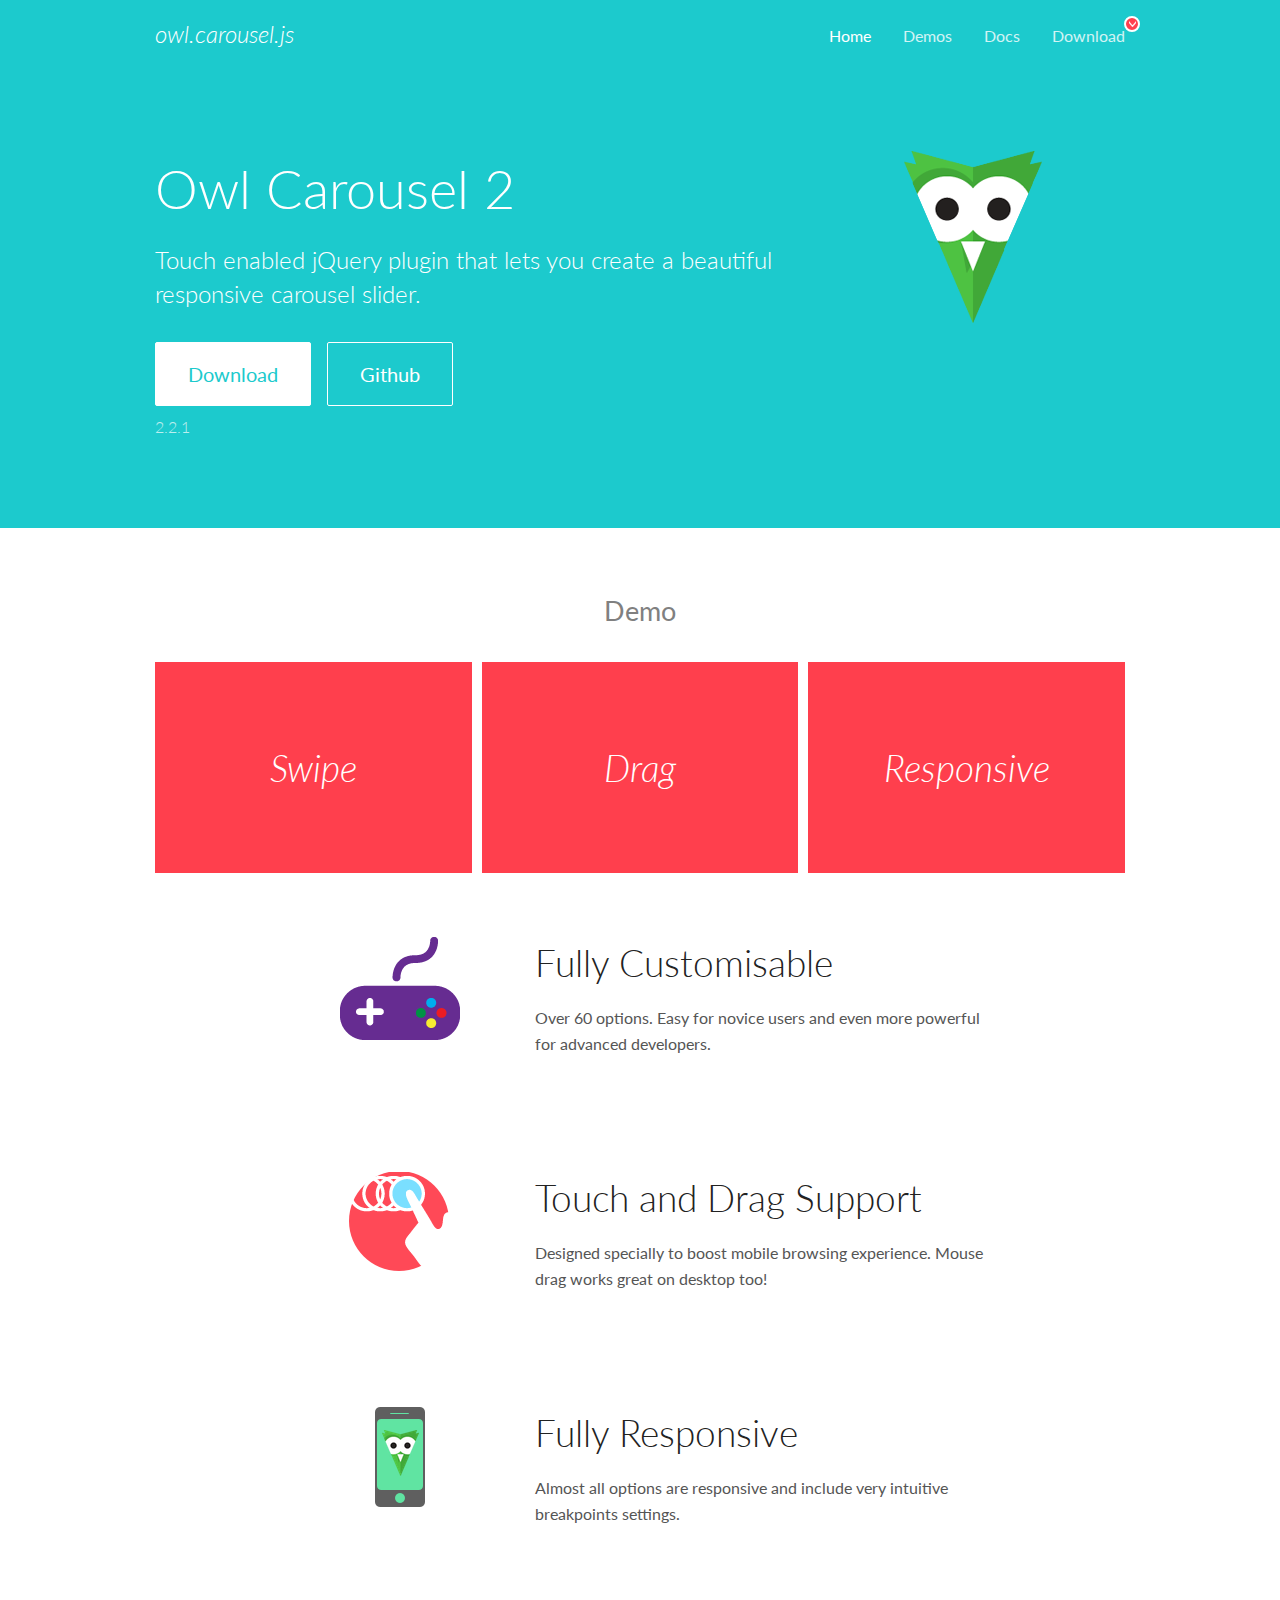
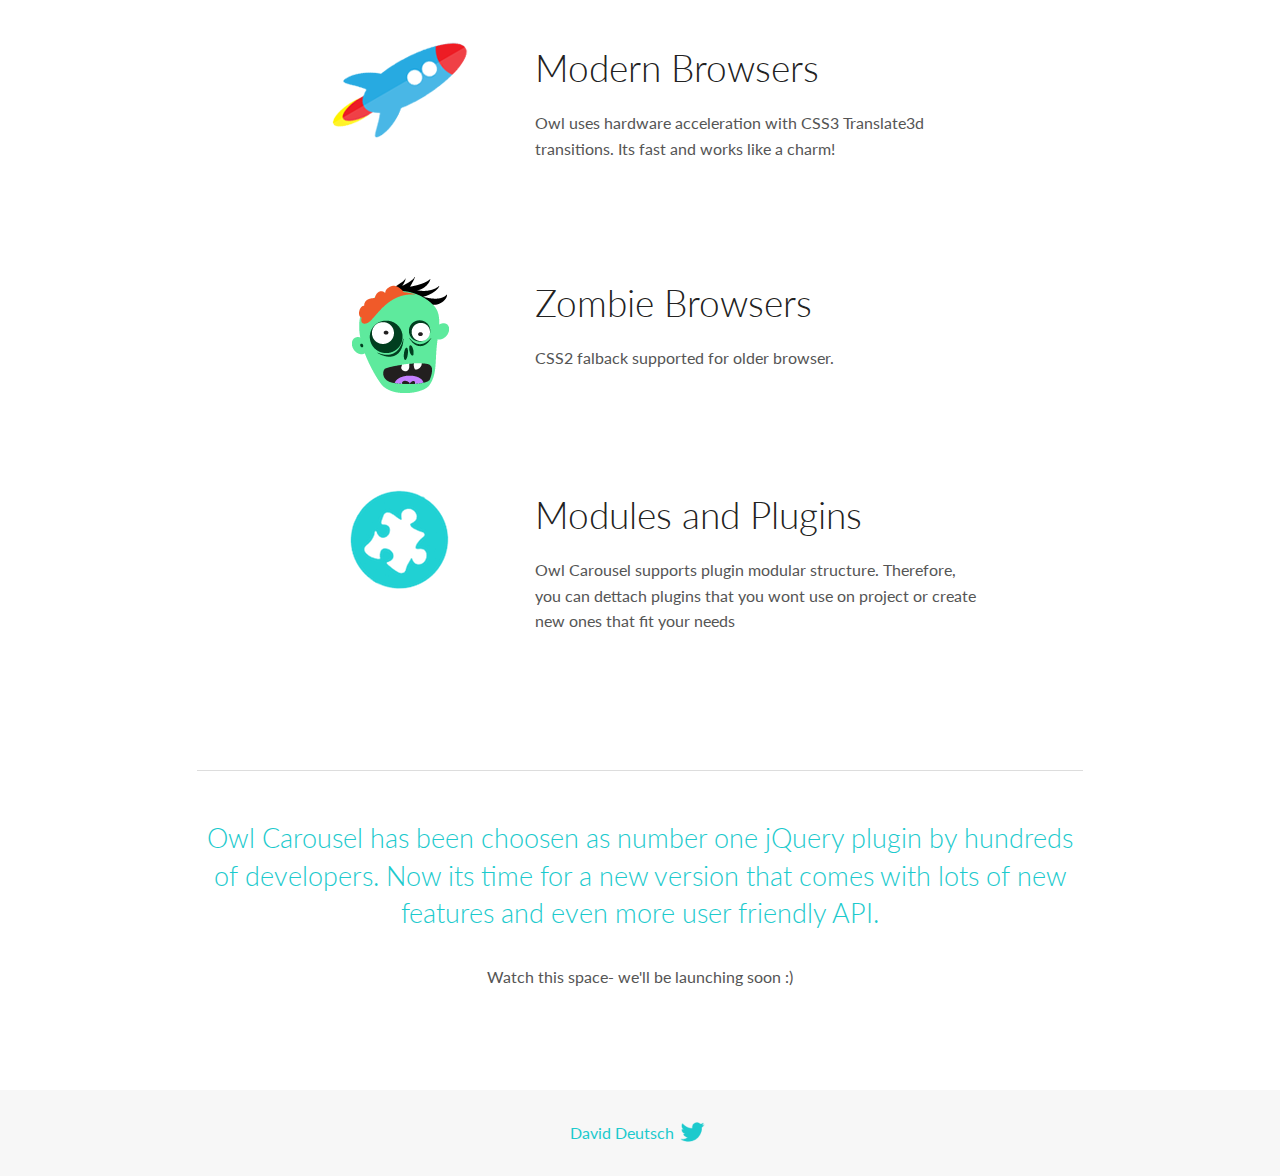
<file: assets/lib/owl.carousel/docs/index.html>
<!DOCTYPE html>
<html lang="en">
  <head>

    <!-- head -->
    <meta charset="utf-8">
    <meta name="msapplication-tap-highlight" content="no" />
    <meta name="viewport" content="width=device-width, initial-scale=1.0" />
    <meta name="description" content="Touch enabled jQuery plugin that lets you create beautiful responsive carousel slider.">
    <meta name="author" content="David Deutsch">
    <title>
      Home | Owl Carousel | 2.2.1
    </title>

    <!-- Stylesheets -->
    <link href='https://fonts.googleapis.com/css?family=Lato:300,400,700,400italic,300italic' rel='stylesheet' type='text/css'>
    <link rel="stylesheet" href="assets/css/docs.theme.min.css">

    <!-- Owl Stylesheets -->
    <link rel="stylesheet" href="assets/owlcarousel/assets/owl.carousel.min.css">
    <link rel="stylesheet" href="assets/owlcarousel/assets/owl.theme.default.min.css">

    <!-- HTML5 shim and Respond.js IE8 support of HTML5 elements and media queries -->

    <!--[if lt IE 9]>
      <script src="https://oss.maxcdn.com/libs/html5shiv/3.7.0/html5shiv.js"></script>
      <script src="https://oss.maxcdn.com/libs/respond.js/1.3.0/respond.min.js"></script>
    <![endif]-->

    <!-- Favicons -->
    <link rel="apple-touch-icon-precomposed" sizes="144x144" href="assets/ico/apple-touch-icon-144-precomposed.png">
    <link rel="shortcut icon" href="assets/ico/favicon.png">
    <link rel="shortcut icon" href="favicon.ico">

    <!-- Yeah i know js should not be in header. Its required for demos.-->

    <!-- javascript -->
    <script src="assets/vendors/jquery.min.js"></script>
    <script src="assets/owlcarousel/owl.carousel.js"></script>
  </head>
  <body>

    <!-- header -->
    <header class="header">
      <div class="row">
        <div class="large-12 columns">
          <div class="brand left">
            <h3>
              <a href="/OwlCarousel2/">owl.carousel.js</a> 
            </h3>
          </div>
          <a id="toggle-nav" class="right">
            <span></span> <span></span> <span></span> 
          </a> 
          <div class="nav-bar">
            <ul class="clearfix">
              <li class="active">
                <a href="/OwlCarousel2/index.html">Home</a> 
              </li>
              <li> <a href="/OwlCarousel2/demos/demos.html">Demos</a>  </li>
              <li> <a href="/OwlCarousel2/docs/started-welcome.html">Docs</a>  </li>
              <li>
                <a href="https://github.com/OwlCarousel2/OwlCarousel2/archive/2.2.1.zip">Download</a> 
                <span class="download"></span> 
              </li>
            </ul>
          </div>
        </div>
      </div>
    </header>

    <!-- home panel -->
    <section id="hero">
      <div class="row">
        <div class="large-8 medium-8 columns">
          <h1>Owl Carousel 2</h1>
          <h4>Touch enabled jQuery plugin that lets you create a beautiful responsive carousel slider.</h4>
          <a href="https://github.com/OwlCarousel2/OwlCarousel2/archive/2.2.1.zip" class="hero-button">Download</a> 
          <a href="https://github.com/OwlCarousel2/OwlCarousel2" class="hero-button outline">Github</a> 
          <p>2.2.1</p>
        </div>
        <div class="large-4 medium-4 columns">
          <img class="owl-logo" src="assets/img/owl-logo.png" alt="mr. Owl">
        </div>
      </div>
    </section>

    <!-- body -->
    <div class="home-demo">
      <div class="row">
        <div class="large-12 columns">
          <h3>Demo</h3>
          <div class="owl-carousel">
            <div class="item">
              <h2>Swipe</h2>
            </div>
            <div class="item">
              <h2>Drag</h2>
            </div>
            <div class="item">
              <h2>Responsive</h2>
            </div>
            <div class="item">
              <h2>CSS3</h2>
            </div>
            <div class="item">
              <h2>Fast</h2>
            </div>
            <div class="item">
              <h2>Easy</h2>
            </div>
            <div class="item">
              <h2>Free</h2>
            </div>
            <div class="item">
              <h2>Upgradable</h2>
            </div>
            <div class="item">
              <h2>Tons of options</h2>
            </div>
            <div class="item">
              <h2>Infinity</h2>
            </div>
            <div class="item">
              <h2>Auto Width</h2>
            </div>
          </div>
        </div>
      </div>
    </div>
    <script>
      var owl = $('.owl-carousel');
      owl.owlCarousel({
        margin: 10,
        loop: true,
        responsive: {
          0: {
            items: 1
          },
          600: {
            items: 2
          },
          1000: {
            items: 3
          }
        }
      })
    </script>

    <!-- features -->
    <div id="features">
      <div class="row">
        <div class="small-12 medium-9 small-centered columns">
          <section class="row feature">
            <div class="medium-4 small-12 columns">
              <img src="assets/img/feature-options.png" alt="">
            </div>
            <div class="medium-8 small-12 columns">
              <h2>Fully Customisable</h2>
              <p>Over 60 options. Easy for novice users and even more powerful for advanced developers.</p>
            </div>
          </section>
          <section class="row feature">
            <div class="medium-4 small-12 columns">
              <img src="assets/img/feature-drag.png" alt="">
            </div>
            <div class="medium-8 small-12 columns">
              <h2>Touch and Drag Support</h2>
              <p>Designed specially to boost mobile browsing experience. Mouse drag works great on desktop too!</p>
            </div>
          </section>
          <section class="row feature">
            <div class="medium-4 small-12 columns">
              <img src="assets/img/feature-responsive.png" alt="">
            </div>
            <div class="medium-8 small-12 columns">
              <h2>Fully Responsive</h2>
              <p>Almost all options are responsive and include very intuitive breakpoints settings.</p>
            </div>
          </section>
          <section class="row feature">
            <div class="medium-4 small-12 columns">
              <img src="assets/img/feature-modern.png" alt="">
            </div>
            <div class="medium-8 small-12 columns">
              <h2>Modern Browsers</h2>
              <p>Owl uses hardware acceleration with CSS3 Translate3d transitions. Its fast and works like a charm! </p>
            </div>
          </section>
          <section class="row feature">
            <div class="medium-4 small-12 columns">
              <img src="assets/img/feature-zombie.png" alt="">
            </div>
            <div class="medium-8 small-12 columns">
              <h2>Zombie Browsers</h2>
              <p>CSS2 falback supported for older browser.</p>
            </div>
          </section>
          <section class="row feature">
            <div class="medium-4 small-12 columns">
              <img src="assets/img/feature-module.png" alt="">
            </div>
            <div class="medium-8 small-12 columns">
              <h2>Modules and Plugins</h2>
              <p>Owl Carousel supports plugin modular structure. Therefore, you can dettach plugins that you wont use on project or create new ones that fit your needs</p>
            </div>
          </section>
        </div>
      </div>
    </div>

    <!-- footer -->
    <section id="teaser-text">
      <div class="row">
        <div class="small-12 medium-11 small-centered columns">
          <hr>
          <h3 id="owl-carousel-has-been-choosen-as-number-one-jquery-plugin-by-hundreds-of-developers-now-its-time-for-a-new-version-that-comes-with-lots-of-new-features-and-even-more-user-friendly-api-">Owl Carousel has been choosen as number one jQuery plugin by hundreds of developers. Now its time for a new version that comes with lots of new features and even more user friendly API.</h3>
          <p>Watch this space- we&#39;ll be launching soon :)</p>
        </div>
      </div>
    </section>

    <!-- footer -->
    <footer class="footer">
      <div class="row">
        <div class="large-12 columns">
          <h5>
            <a href="/OwlCarousel2/docs/support-contact.html">David Deutsch</a> 
            <a id="custom-tweet-button" href="https://twitter.com/share?url=https://github.com/OwlCarousel2/OwlCarousel2&text=Owl Carousel - This is so awesome! " target="_blank"></a> 
          </h5>
        </div>
      </div>
    </footer>

    <!-- vendors -->
    <script src="assets/vendors/highlight.js"></script>
    <script src="assets/js/app.js"></script>
  </body>
</html>
</file>
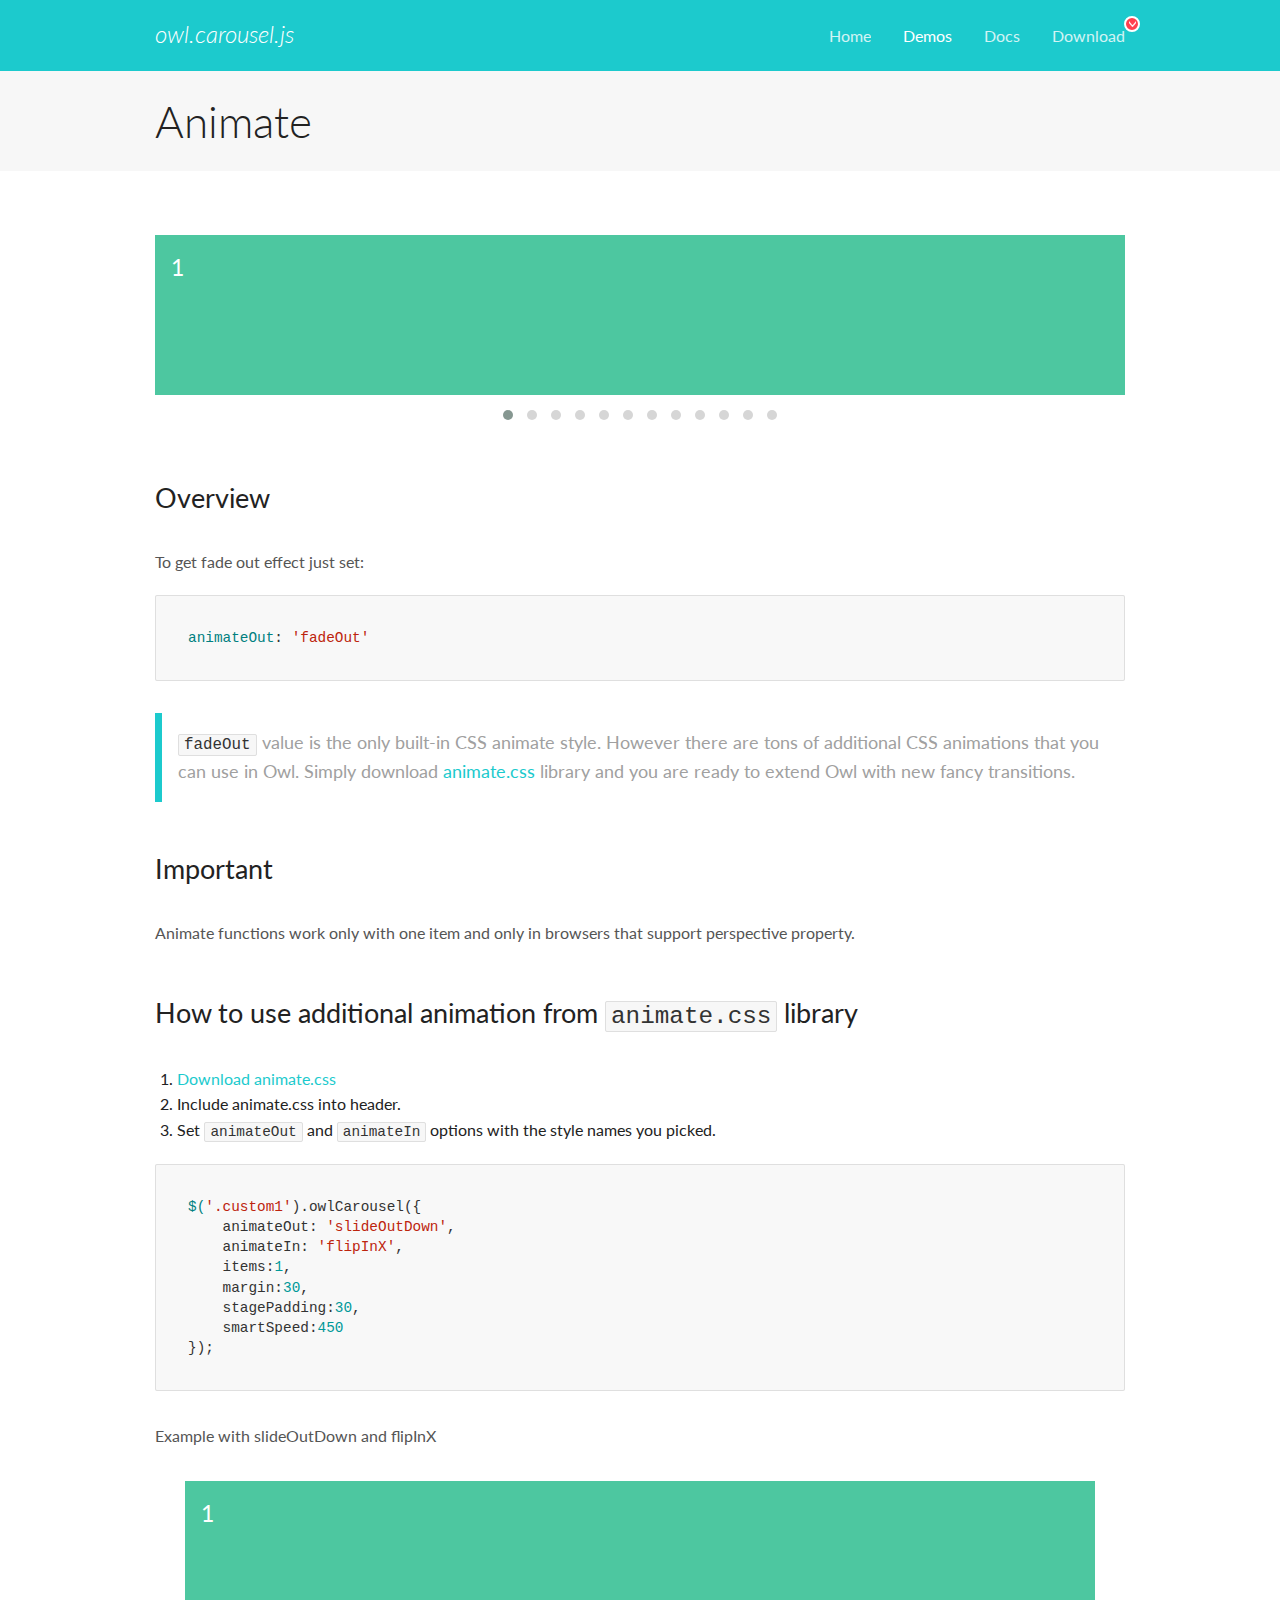
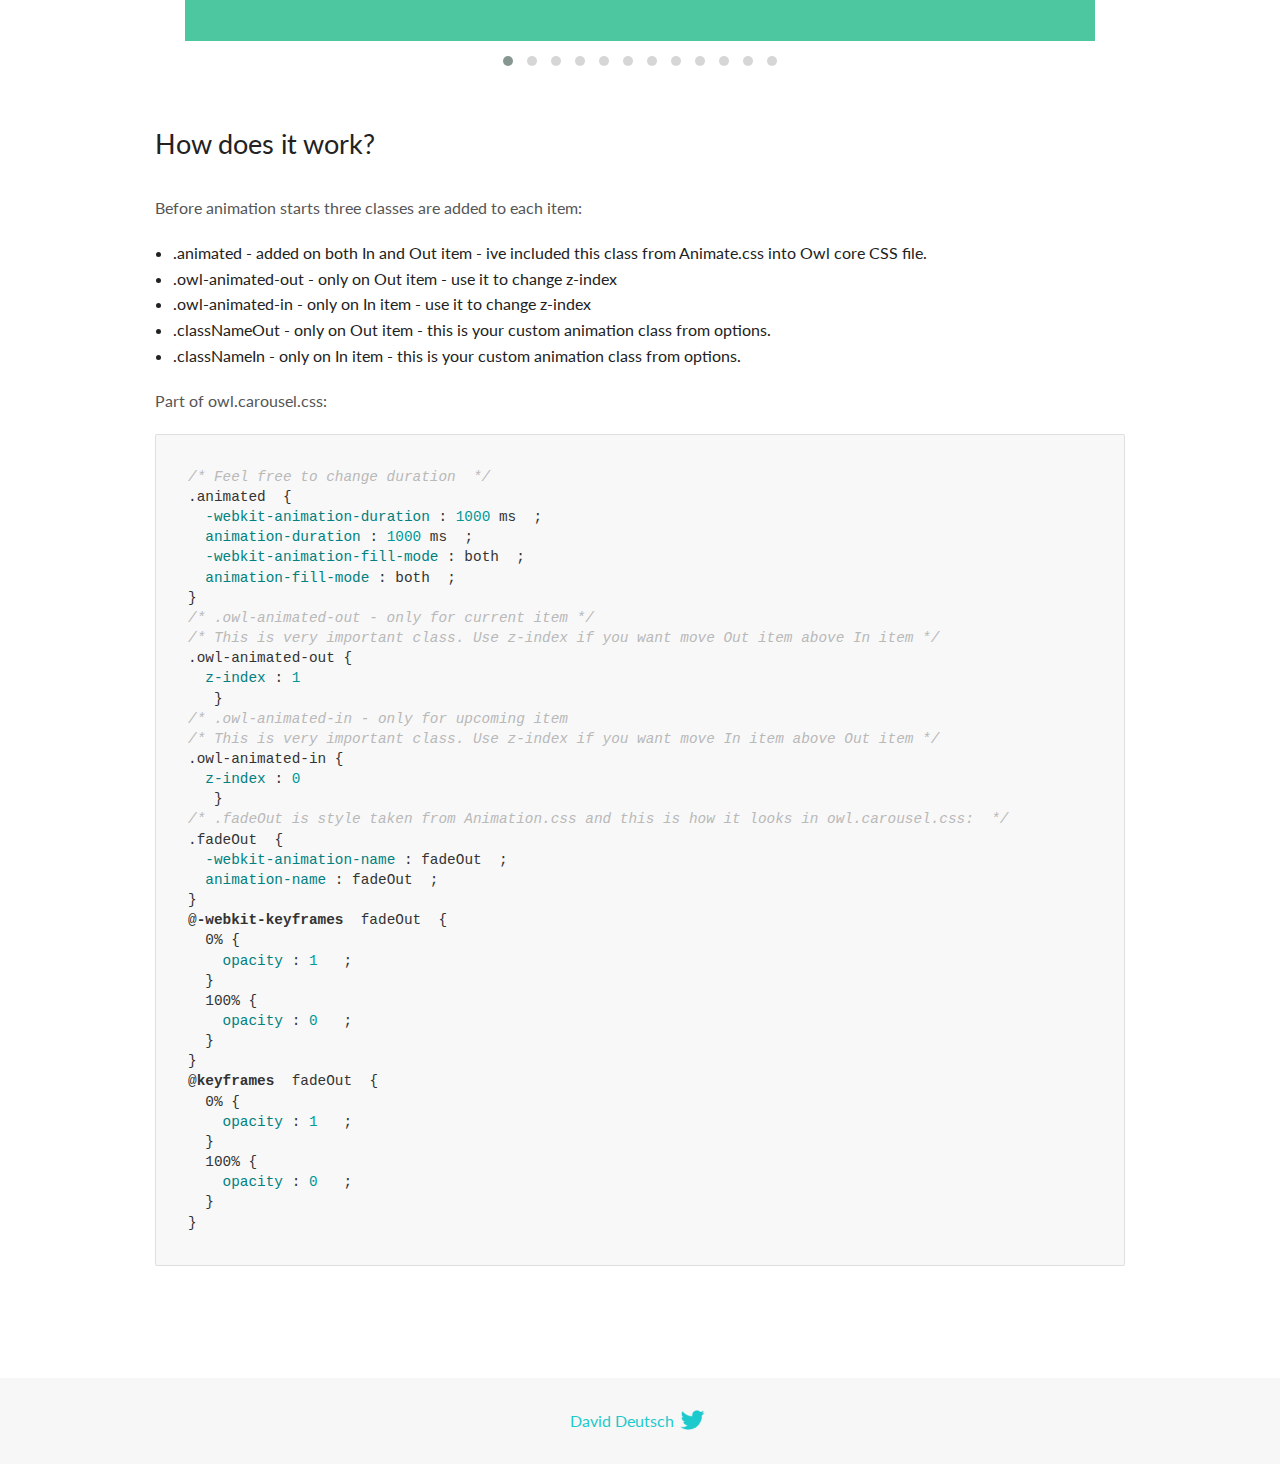
<file: assets/lib/owl.carousel/docs/demos/animate.html>
<!DOCTYPE html>
<html lang="en">
  <head>

    <!-- head -->
    <meta charset="utf-8">
    <meta name="msapplication-tap-highlight" content="no" />
    <meta name="viewport" content="width=device-width, initial-scale=1.0" />
    <meta name="description" content="Animate carousel">
    <meta name="author" content="David Deutsch">
    <title>
      Animate Demo | Owl Carousel | 2.2.1
    </title>

    <!-- Stylesheets -->
    <link href='https://fonts.googleapis.com/css?family=Lato:300,400,700,400italic,300italic' rel='stylesheet' type='text/css'>
    <link rel="stylesheet" href="../assets/css/docs.theme.min.css">

    <!-- Owl Stylesheets -->
    <link rel="stylesheet" href="../assets/owlcarousel/assets/owl.carousel.min.css">
    <link rel="stylesheet" href="../assets/owlcarousel/assets/owl.theme.default.min.css">

    <!-- HTML5 shim and Respond.js IE8 support of HTML5 elements and media queries -->

    <!--[if lt IE 9]>
      <script src="https://oss.maxcdn.com/libs/html5shiv/3.7.0/html5shiv.js"></script>
      <script src="https://oss.maxcdn.com/libs/respond.js/1.3.0/respond.min.js"></script>
    <![endif]-->

    <!-- Favicons -->
    <link rel="apple-touch-icon-precomposed" sizes="144x144" href="../assets/ico/apple-touch-icon-144-precomposed.png">
    <link rel="shortcut icon" href="../assets/ico/favicon.png">
    <link rel="shortcut icon" href="favicon.ico">

    <!-- Yeah i know js should not be in header. Its required for demos.-->

    <!-- javascript -->
    <script src="../assets/vendors/jquery.min.js"></script>
    <script src="../assets/owlcarousel/owl.carousel.js"></script>
  </head>
  <body>

    <!-- header -->
    <header class="header">
      <div class="row">
        <div class="large-12 columns">
          <div class="brand left">
            <h3>
              <a href="/OwlCarousel2/">owl.carousel.js</a> 
            </h3>
          </div>
          <a id="toggle-nav" class="right">
            <span></span> <span></span> <span></span> 
          </a> 
          <div class="nav-bar">
            <ul class="clearfix">
              <li> <a href="/OwlCarousel2/index.html">Home</a>  </li>
              <li class="active">
                <a href="/OwlCarousel2/demos/demos.html">Demos</a> 
              </li>
              <li> <a href="/OwlCarousel2/docs/started-welcome.html">Docs</a>  </li>
              <li>
                <a href="https://github.com/OwlCarousel2/OwlCarousel2/archive/2.2.1.zip">Download</a> 
                <span class="download"></span> 
              </li>
            </ul>
          </div>
        </div>
      </div>
    </header>

    <!-- title -->
    <section class="title">
      <div class="row">
        <div class="large-12 columns">
          <h1>Animate</h1>
        </div>
      </div>
    </section>

    <!--  Demos -->
    <section id="demos">
      <div class="row">
        <div class="large-12 columns">
          <div class="fadeOut owl-carousel owl-theme">
            <div class="item">
              <h4>1</h4>
            </div>
            <div class="item">
              <h4>2</h4>
            </div>
            <div class="item">
              <h4>3</h4>
            </div>
            <div class="item">
              <h4>4</h4>
            </div>
            <div class="item">
              <h4>5</h4>
            </div>
            <div class="item">
              <h4>6</h4>
            </div>
            <div class="item">
              <h4>7</h4>
            </div>
            <div class="item">
              <h4>8</h4>
            </div>
            <div class="item">
              <h4>9</h4>
            </div>
            <div class="item">
              <h4>10</h4>
            </div>
            <div class="item">
              <h4>11</h4>
            </div>
            <div class="item">
              <h4>12</h4>
            </div>
          </div>
          <h3 id="overview">Overview</h3>
          <p>To get fade out effect just set:</p>
          <pre><code>animateOut: &#39;fadeOut&#39;</code></pre>
          <blockquote>
            <p><code>fadeOut</code> value is the only built-in CSS animate style. However there are tons of additional CSS animations that you can use in Owl. Simply download
              <a href="https://daneden.github.io/animate.css/">animate.css</a>  library and you are ready to extend Owl with new fancy transitions.</p>
          </blockquote>
          <h3 id="important">Important</h3>
          <p>Animate functions work only with one item and only in browsers that support perspective property.</p>
          <h3 id="how-to-use-additional-animation-from-animate-css-library">How to use additional animation from <code>animate.css</code> library</h3>
          <ol>
            <li> <a href="https://daneden.github.io/animate.css/">Download animate.css</a>  </li>
            <li>Include animate.css into header.</li>
            <li>Set <code>animateOut</code> and <code>animateIn</code> options with the style names you picked.</li>
          </ol>
          <pre><code>$(&#39;.custom1&#39;).owlCarousel({
    animateOut: &#39;slideOutDown&#39;,
    animateIn: &#39;flipInX&#39;,
    items:1,
    margin:30,
    stagePadding:30,
    smartSpeed:450
});</code></pre>
          <p>Example with slideOutDown and flipInX</p>
          <div class="custom1 owl-carousel owl-theme">
            <div class="item">
              <h4>1</h4>
            </div>
            <div class="item">
              <h4>2</h4>
            </div>
            <div class="item">
              <h4>3</h4>
            </div>
            <div class="item">
              <h4>4</h4>
            </div>
            <div class="item">
              <h4>5</h4>
            </div>
            <div class="item">
              <h4>6</h4>
            </div>
            <div class="item">
              <h4>7</h4>
            </div>
            <div class="item">
              <h4>8</h4>
            </div>
            <div class="item">
              <h4>9</h4>
            </div>
            <div class="item">
              <h4>10</h4>
            </div>
            <div class="item">
              <h4>11</h4>
            </div>
            <div class="item">
              <h4>12</h4>
            </div>
          </div>
          <h3 id="how-does-it-work-">How does it work?</h3>
          <p>Before animation starts three classes are added to each item:</p>
          <ul>
            <li>.animated - added on both In and Out item - ive included this class from Animate.css into Owl core CSS file.</li>
            <li>.owl-animated-out - only on Out item - use it to change z-index</li>
            <li>.owl-animated-in - only on In item - use it to change z-index</li>
            <li>.classNameOut - only on Out item - this is your custom animation class from options.</li>
            <li>.classNameIn - only on In item - this is your custom animation class from options.</li>
          </ul>
          <p>Part of owl.carousel.css:</p>
          <pre><code class="language-css"><span class="comment">/* Feel free to change duration  */</span> 
<span class="class">.animated</span>  <span class="rules">{
  <span class="rule"><span class="attribute">-webkit-animation-duration</span> :<span class="value"> <span class="number">1000</span> ms</span> </span> ;
  <span class="rule"><span class="attribute">animation-duration</span> :<span class="value"> <span class="number">1000</span> ms</span> </span> ;
  <span class="rule"><span class="attribute">-webkit-animation-fill-mode</span> :<span class="value"> both</span> </span> ;
  <span class="rule"><span class="attribute">animation-fill-mode</span> :<span class="value"> both</span> </span> ;
<span class="rule">}</span> </span> 
<span class="comment">/* .owl-animated-out - only for current item */</span> 
<span class="comment">/* This is very important class. Use z-index if you want move Out item above In item */</span> 
<span class="class">.owl-animated-out</span> <span class="rules">{
  <span class="rule"><span class="attribute">z-index</span> :<span class="value"> <span class="number">1</span> 
</span> </span> </span> }
<span class="comment">/* .owl-animated-in - only for upcoming item
/* This is very important class. Use z-index if you want move In item above Out item */</span> 
<span class="class">.owl-animated-in</span> <span class="rules">{
  <span class="rule"><span class="attribute">z-index</span> :<span class="value"> <span class="number">0</span> 
</span> </span> </span> }
<span class="comment">/* .fadeOut is style taken from Animation.css and this is how it looks in owl.carousel.css:  */</span> 
<span class="class">.fadeOut</span>  <span class="rules">{
  <span class="rule"><span class="attribute">-webkit-animation-name</span> :<span class="value"> fadeOut</span> </span> ;
  <span class="rule"><span class="attribute">animation-name</span> :<span class="value"> fadeOut</span> </span> ;
<span class="rule">}</span> </span> 
<span class="at_rule">@<span class="keyword">-webkit-keyframes</span>  fadeOut </span> {
  0% <span class="rules">{
    <span class="rule"><span class="attribute">opacity</span> :<span class="value"> <span class="number">1</span> </span> </span> ;
  <span class="rule">}</span> </span> 
  100% <span class="rules">{
    <span class="rule"><span class="attribute">opacity</span> :<span class="value"> <span class="number">0</span> </span> </span> ;
  <span class="rule">}</span> </span> 
}
<span class="at_rule">@<span class="keyword">keyframes</span>  fadeOut </span> {
  0% <span class="rules">{
    <span class="rule"><span class="attribute">opacity</span> :<span class="value"> <span class="number">1</span> </span> </span> ;
  <span class="rule">}</span> </span> 
  100% <span class="rules">{
    <span class="rule"><span class="attribute">opacity</span> :<span class="value"> <span class="number">0</span> </span> </span> ;
  <span class="rule">}</span> </span> 
}</code></pre>
          <link rel="stylesheet" href="../assets/css/animate.css">
          <script>
            jQuery(document).ready(function($) {
              $('.fadeOut').owlCarousel({
                items: 1,
                animateOut: 'fadeOut',
                loop: true,
                margin: 10,
              });
              $('.custom1').owlCarousel({
                animateOut: 'slideOutDown',
                animateIn: 'flipInX',
                items: 1,
                margin: 30,
                stagePadding: 30,
                smartSpeed: 450
              });
            });
          </script>
        </div>
      </div>
    </section>

    <!-- footer -->
    <footer class="footer">
      <div class="row">
        <div class="large-12 columns">
          <h5>
            <a href="/OwlCarousel2/docs/support-contact.html">David Deutsch</a> 
            <a id="custom-tweet-button" href="https://twitter.com/share?url=https://github.com/OwlCarousel2/OwlCarousel2&text=Owl Carousel - This is so awesome! " target="_blank"></a> 
          </h5>
        </div>
      </div>
    </footer>

    <!-- vendors -->
    <script src="../assets/vendors/highlight.js"></script>
    <script src="../assets/js/app.js"></script>
  </body>
</html>
</file>
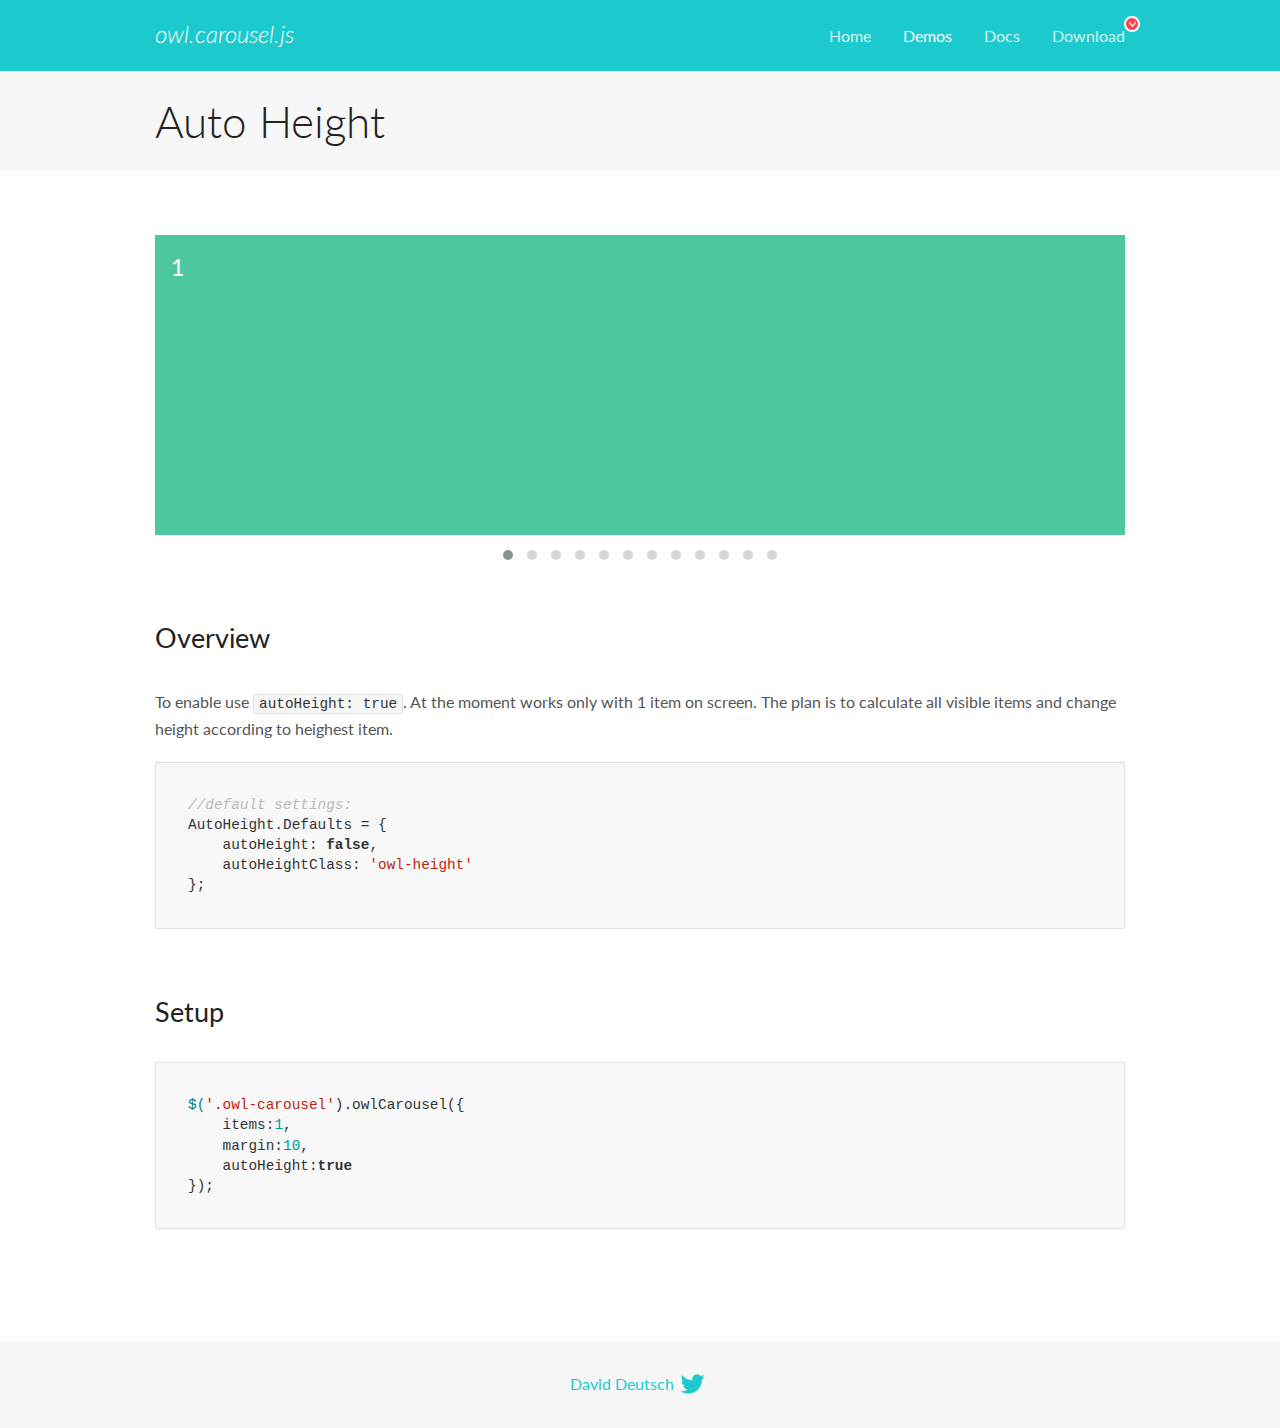
<file: assets/lib/owl.carousel/docs/demos/autoheight.html>
<!DOCTYPE html>
<html lang="en">
  <head>

    <!-- head -->
    <meta charset="utf-8">
    <meta name="msapplication-tap-highlight" content="no" />
    <meta name="viewport" content="width=device-width, initial-scale=1.0" />
    <meta name="description" content="autoHeight usage demo">
    <meta name="author" content="David Deutsch">
    <title>
      Auto Height Demo | Owl Carousel | 2.2.1
    </title>

    <!-- Stylesheets -->
    <link href='https://fonts.googleapis.com/css?family=Lato:300,400,700,400italic,300italic' rel='stylesheet' type='text/css'>
    <link rel="stylesheet" href="../assets/css/docs.theme.min.css">

    <!-- Owl Stylesheets -->
    <link rel="stylesheet" href="../assets/owlcarousel/assets/owl.carousel.min.css">
    <link rel="stylesheet" href="../assets/owlcarousel/assets/owl.theme.default.min.css">

    <!-- HTML5 shim and Respond.js IE8 support of HTML5 elements and media queries -->

    <!--[if lt IE 9]>
      <script src="https://oss.maxcdn.com/libs/html5shiv/3.7.0/html5shiv.js"></script>
      <script src="https://oss.maxcdn.com/libs/respond.js/1.3.0/respond.min.js"></script>
    <![endif]-->

    <!-- Favicons -->
    <link rel="apple-touch-icon-precomposed" sizes="144x144" href="../assets/ico/apple-touch-icon-144-precomposed.png">
    <link rel="shortcut icon" href="../assets/ico/favicon.png">
    <link rel="shortcut icon" href="favicon.ico">

    <!-- Yeah i know js should not be in header. Its required for demos.-->

    <!-- javascript -->
    <script src="../assets/vendors/jquery.min.js"></script>
    <script src="../assets/owlcarousel/owl.carousel.js"></script>
  </head>
  <body>

    <!-- header -->
    <header class="header">
      <div class="row">
        <div class="large-12 columns">
          <div class="brand left">
            <h3>
              <a href="/OwlCarousel2/">owl.carousel.js</a> 
            </h3>
          </div>
          <a id="toggle-nav" class="right">
            <span></span> <span></span> <span></span> 
          </a> 
          <div class="nav-bar">
            <ul class="clearfix">
              <li> <a href="/OwlCarousel2/index.html">Home</a>  </li>
              <li class="active">
                <a href="/OwlCarousel2/demos/demos.html">Demos</a> 
              </li>
              <li> <a href="/OwlCarousel2/docs/started-welcome.html">Docs</a>  </li>
              <li>
                <a href="https://github.com/OwlCarousel2/OwlCarousel2/archive/2.2.1.zip">Download</a> 
                <span class="download"></span> 
              </li>
            </ul>
          </div>
        </div>
      </div>
    </header>

    <!-- title -->
    <section class="title">
      <div class="row">
        <div class="large-12 columns">
          <h1>Auto Height</h1>
        </div>
      </div>
    </section>

    <!--  Demos -->
    <section id="demos">
      <div class="row">
        <div class="large-12 columns">
          <div class="owl-carousel owl-theme">
            <div class="item" style="height:300px">
              <h4>1</h4>
            </div>
            <div class="item" style="height:100px">
              <h4>2</h4>
            </div>
            <div class="item" style="height:500px">
              <h4>3</h4>
            </div>
            <div class="item" style="height:250px">
              <h4>4</h4>
            </div>
            <div class="item" style="height:400px">
              <h4>5</h4>
            </div>
            <div class="item" style="height:500px">
              <h4>6</h4>
            </div>
            <div class="item" style="height:600px">
              <h4>7</h4>
            </div>
            <div class="item" style="height:400px">
              <h4>8</h4>
            </div>
            <div class="item" style="height:300px">
              <h4>9</h4>
            </div>
            <div class="item" style="height:350px">
              <h4>10</h4>
            </div>
            <div class="item" style="height:200px">
              <h4>11</h4>
            </div>
            <div class="item" style="height:150px">
              <h4>12</h4>
            </div>
          </div>
          <h3 id="overview">Overview</h3>
          <p>To enable use <code>autoHeight: true</code>. At the moment works only with 1 item on screen. The plan is to calculate all visible items and change height according to heighest item.</p>
          <pre><code>//default settings:
AutoHeight.Defaults = {
    autoHeight: false,
    autoHeightClass: &#39;owl-height&#39;
};</code></pre>
          <h3 id="setup">Setup</h3>
          <pre><code>$(&#39;.owl-carousel&#39;).owlCarousel({
    items:1,
    margin:10,
    autoHeight:true
});</code></pre>
          <script>
            $(document).ready(function() {
              $('.owl-carousel').owlCarousel({
                items: 1,
                margin: 10,
                autoHeight: true
              });
            })
          </script>
        </div>
      </div>
    </section>

    <!-- footer -->
    <footer class="footer">
      <div class="row">
        <div class="large-12 columns">
          <h5>
            <a href="/OwlCarousel2/docs/support-contact.html">David Deutsch</a> 
            <a id="custom-tweet-button" href="https://twitter.com/share?url=https://github.com/OwlCarousel2/OwlCarousel2&text=Owl Carousel - This is so awesome! " target="_blank"></a> 
          </h5>
        </div>
      </div>
    </footer>

    <!-- vendors -->
    <script src="../assets/vendors/highlight.js"></script>
    <script src="../assets/js/app.js"></script>
  </body>
</html>
</file>
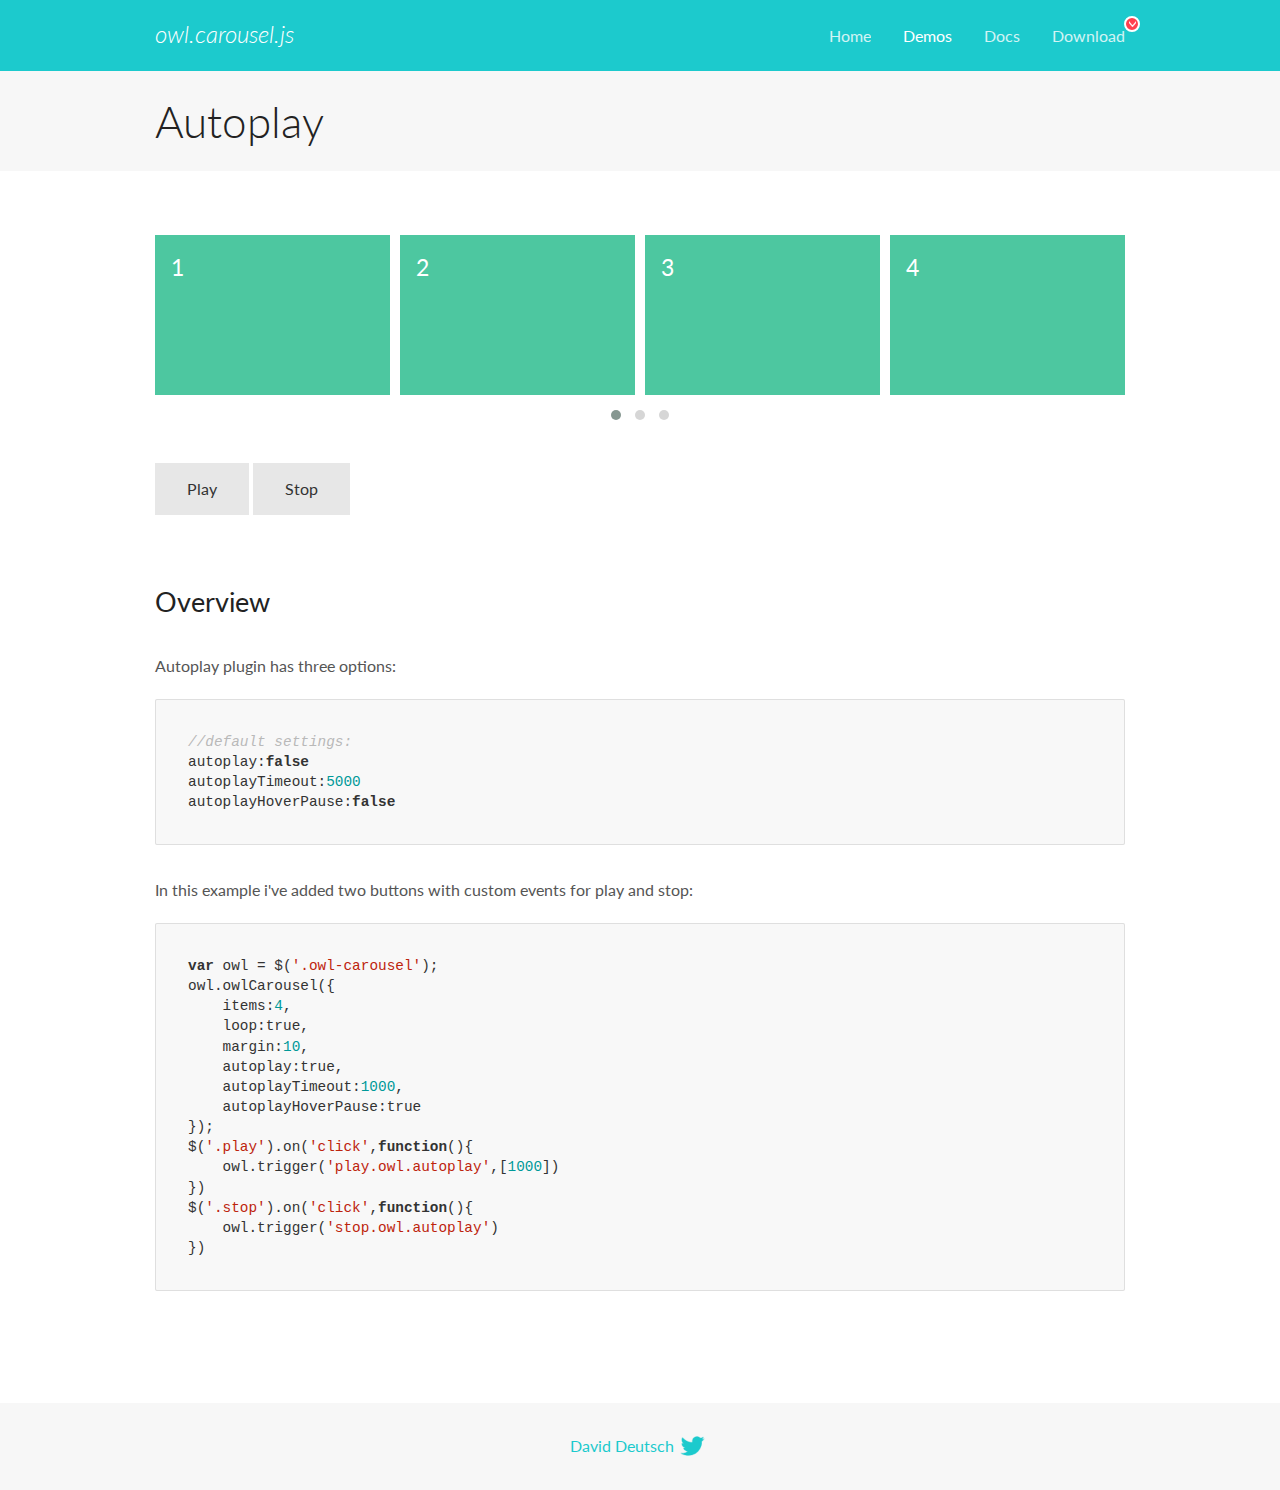
<file: assets/lib/owl.carousel/docs/demos/autoplay.html>
<!DOCTYPE html>
<html lang="en">
  <head>

    <!-- head -->
    <meta charset="utf-8">
    <meta name="msapplication-tap-highlight" content="no" />
    <meta name="viewport" content="width=device-width, initial-scale=1.0" />
    <meta name="description" content="Autoplay usage demo">
    <meta name="author" content="David Deutsch">
    <title>
      Autoplay Demo | Owl Carousel | 2.2.1
    </title>

    <!-- Stylesheets -->
    <link href='https://fonts.googleapis.com/css?family=Lato:300,400,700,400italic,300italic' rel='stylesheet' type='text/css'>
    <link rel="stylesheet" href="../assets/css/docs.theme.min.css">

    <!-- Owl Stylesheets -->
    <link rel="stylesheet" href="../assets/owlcarousel/assets/owl.carousel.min.css">
    <link rel="stylesheet" href="../assets/owlcarousel/assets/owl.theme.default.min.css">

    <!-- HTML5 shim and Respond.js IE8 support of HTML5 elements and media queries -->

    <!--[if lt IE 9]>
      <script src="https://oss.maxcdn.com/libs/html5shiv/3.7.0/html5shiv.js"></script>
      <script src="https://oss.maxcdn.com/libs/respond.js/1.3.0/respond.min.js"></script>
    <![endif]-->

    <!-- Favicons -->
    <link rel="apple-touch-icon-precomposed" sizes="144x144" href="../assets/ico/apple-touch-icon-144-precomposed.png">
    <link rel="shortcut icon" href="../assets/ico/favicon.png">
    <link rel="shortcut icon" href="favicon.ico">

    <!-- Yeah i know js should not be in header. Its required for demos.-->

    <!-- javascript -->
    <script src="../assets/vendors/jquery.min.js"></script>
    <script src="../assets/owlcarousel/owl.carousel.js"></script>
  </head>
  <body>

    <!-- header -->
    <header class="header">
      <div class="row">
        <div class="large-12 columns">
          <div class="brand left">
            <h3>
              <a href="/OwlCarousel2/">owl.carousel.js</a> 
            </h3>
          </div>
          <a id="toggle-nav" class="right">
            <span></span> <span></span> <span></span> 
          </a> 
          <div class="nav-bar">
            <ul class="clearfix">
              <li> <a href="/OwlCarousel2/index.html">Home</a>  </li>
              <li class="active">
                <a href="/OwlCarousel2/demos/demos.html">Demos</a> 
              </li>
              <li> <a href="/OwlCarousel2/docs/started-welcome.html">Docs</a>  </li>
              <li>
                <a href="https://github.com/OwlCarousel2/OwlCarousel2/archive/2.2.1.zip">Download</a> 
                <span class="download"></span> 
              </li>
            </ul>
          </div>
        </div>
      </div>
    </header>

    <!-- title -->
    <section class="title">
      <div class="row">
        <div class="large-12 columns">
          <h1>Autoplay</h1>
        </div>
      </div>
    </section>

    <!--  Demos -->
    <section id="demos">
      <div class="row">
        <div class="large-12 columns">
          <div class="owl-carousel owl-theme">
            <div class="item">
              <h4>1</h4>
            </div>
            <div class="item">
              <h4>2</h4>
            </div>
            <div class="item">
              <h4>3</h4>
            </div>
            <div class="item">
              <h4>4</h4>
            </div>
            <div class="item">
              <h4>5</h4>
            </div>
            <div class="item">
              <h4>6</h4>
            </div>
            <div class="item">
              <h4>7</h4>
            </div>
            <div class="item">
              <h4>8</h4>
            </div>
            <div class="item">
              <h4>9</h4>
            </div>
            <div class="item">
              <h4>10</h4>
            </div>
            <div class="item">
              <h4>11</h4>
            </div>
            <div class="item">
              <h4>12</h4>
            </div>
          </div>
          <a class="button secondary play">Play</a> 
          <a class="button secondary stop">Stop</a> 
          <h3 id="overview">Overview</h3>
          <p>Autoplay plugin has three options:</p>
          <pre><code>//default settings:
autoplay:false
autoplayTimeout:5000
autoplayHoverPause:false</code></pre>
          <p>In this example i&#39;ve added two buttons with custom events for play and stop:</p>
          <pre><code>var owl = $(&#39;.owl-carousel&#39;);
owl.owlCarousel({
    items:4,
    loop:true,
    margin:10,
    autoplay:true,
    autoplayTimeout:1000,
    autoplayHoverPause:true
});
$(&#39;.play&#39;).on(&#39;click&#39;,function(){
    owl.trigger(&#39;play.owl.autoplay&#39;,[1000])
})
$(&#39;.stop&#39;).on(&#39;click&#39;,function(){
    owl.trigger(&#39;stop.owl.autoplay&#39;)
})</code></pre>
          <script>
            $(document).ready(function() {
              var owl = $('.owl-carousel');
              owl.owlCarousel({
                items: 4,
                loop: true,
                margin: 10,
                autoplay: true,
                autoplayTimeout: 1000,
                autoplayHoverPause: true
              });
              $('.play').on('click', function() {
                owl.trigger('play.owl.autoplay', [1000])
              })
              $('.stop').on('click', function() {
                owl.trigger('stop.owl.autoplay')
              })
            })
          </script>
        </div>
      </div>
    </section>

    <!-- footer -->
    <footer class="footer">
      <div class="row">
        <div class="large-12 columns">
          <h5>
            <a href="/OwlCarousel2/docs/support-contact.html">David Deutsch</a> 
            <a id="custom-tweet-button" href="https://twitter.com/share?url=https://github.com/OwlCarousel2/OwlCarousel2&text=Owl Carousel - This is so awesome! " target="_blank"></a> 
          </h5>
        </div>
      </div>
    </footer>

    <!-- vendors -->
    <script src="../assets/vendors/highlight.js"></script>
    <script src="../assets/js/app.js"></script>
  </body>
</html>
</file>
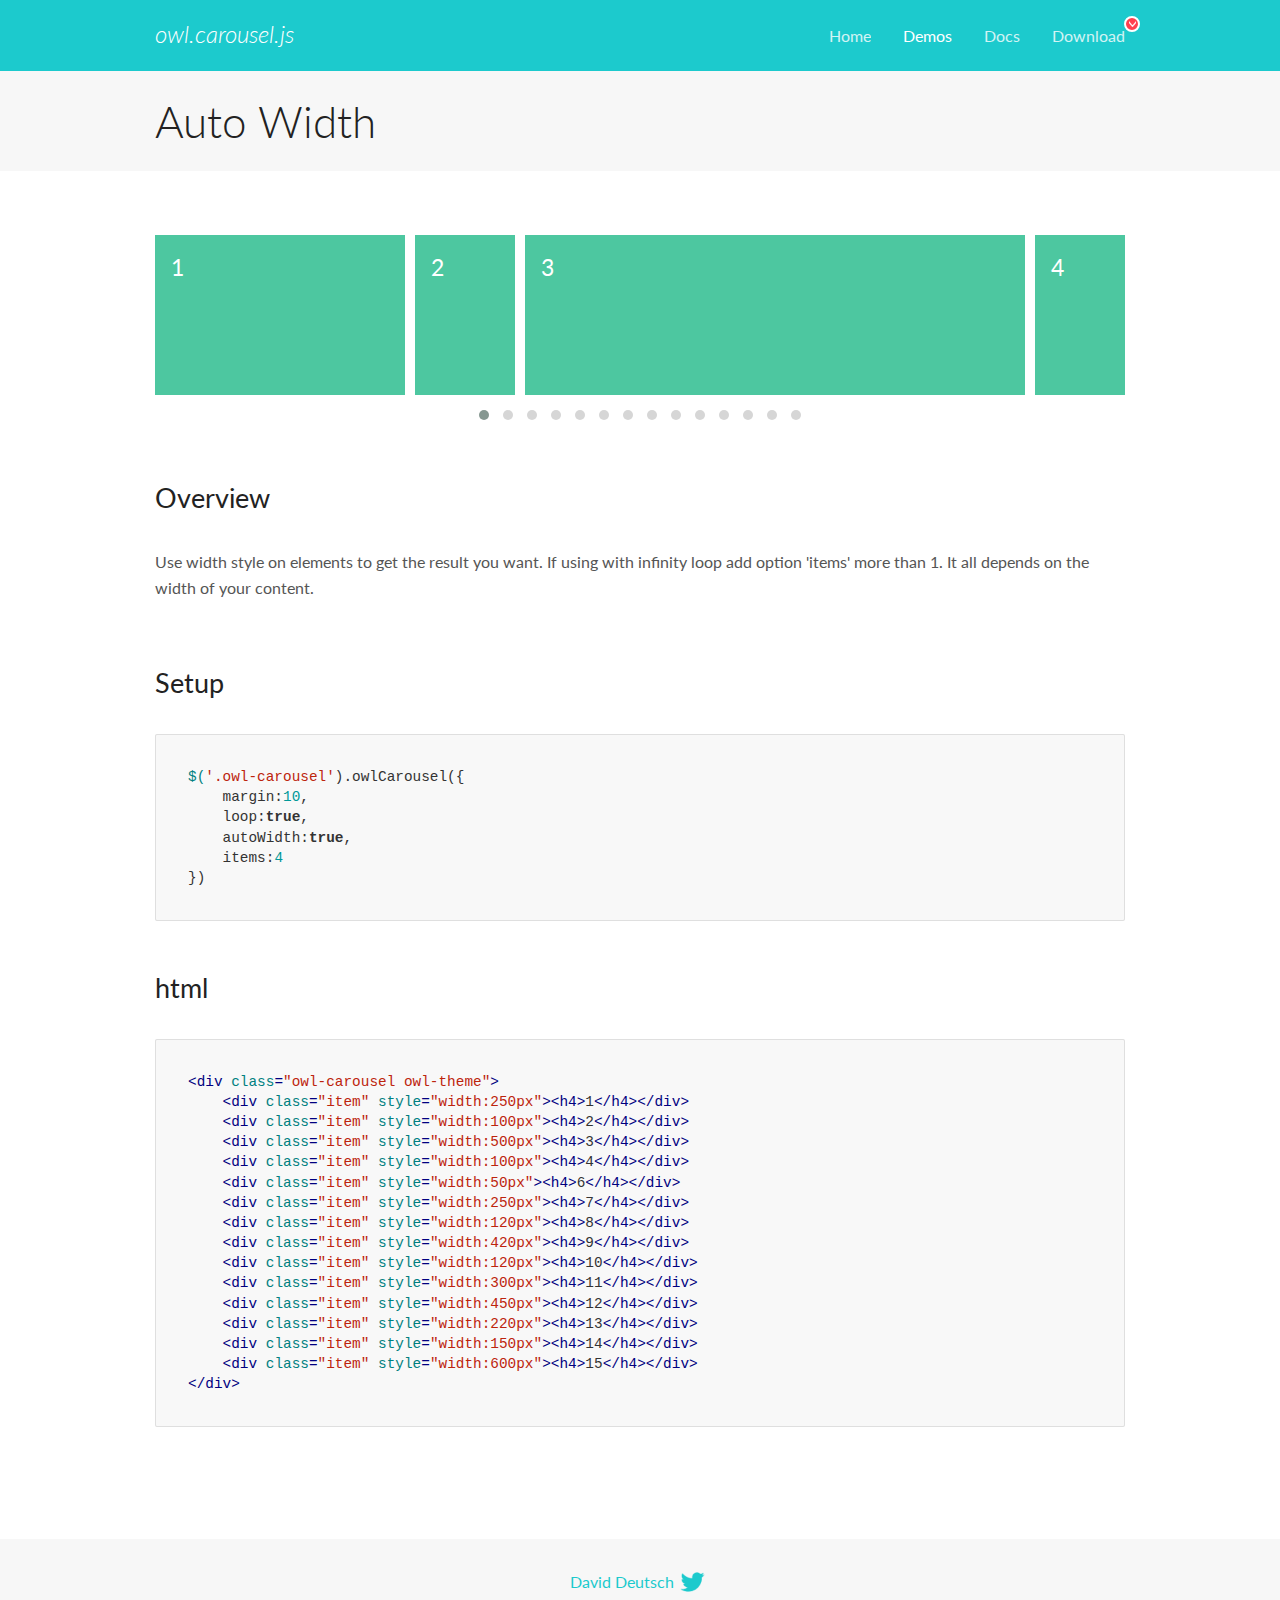
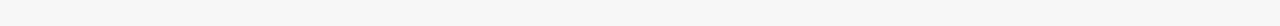
<file: assets/lib/owl.carousel/docs/demos/autowidth.html>
<!DOCTYPE html>
<html lang="en">
  <head>

    <!-- head -->
    <meta charset="utf-8">
    <meta name="msapplication-tap-highlight" content="no" />
    <meta name="viewport" content="width=device-width, initial-scale=1.0" />
    <meta name="description" content="Auto Width">
    <meta name="author" content="David Deutsch">
    <title>
      Auto Width Demo | Owl Carousel | 2.2.1
    </title>

    <!-- Stylesheets -->
    <link href='https://fonts.googleapis.com/css?family=Lato:300,400,700,400italic,300italic' rel='stylesheet' type='text/css'>
    <link rel="stylesheet" href="../assets/css/docs.theme.min.css">

    <!-- Owl Stylesheets -->
    <link rel="stylesheet" href="../assets/owlcarousel/assets/owl.carousel.min.css">
    <link rel="stylesheet" href="../assets/owlcarousel/assets/owl.theme.default.min.css">

    <!-- HTML5 shim and Respond.js IE8 support of HTML5 elements and media queries -->

    <!--[if lt IE 9]>
      <script src="https://oss.maxcdn.com/libs/html5shiv/3.7.0/html5shiv.js"></script>
      <script src="https://oss.maxcdn.com/libs/respond.js/1.3.0/respond.min.js"></script>
    <![endif]-->

    <!-- Favicons -->
    <link rel="apple-touch-icon-precomposed" sizes="144x144" href="../assets/ico/apple-touch-icon-144-precomposed.png">
    <link rel="shortcut icon" href="../assets/ico/favicon.png">
    <link rel="shortcut icon" href="favicon.ico">

    <!-- Yeah i know js should not be in header. Its required for demos.-->

    <!-- javascript -->
    <script src="../assets/vendors/jquery.min.js"></script>
    <script src="../assets/owlcarousel/owl.carousel.js"></script>
  </head>
  <body>

    <!-- header -->
    <header class="header">
      <div class="row">
        <div class="large-12 columns">
          <div class="brand left">
            <h3>
              <a href="/OwlCarousel2/">owl.carousel.js</a> 
            </h3>
          </div>
          <a id="toggle-nav" class="right">
            <span></span> <span></span> <span></span> 
          </a> 
          <div class="nav-bar">
            <ul class="clearfix">
              <li> <a href="/OwlCarousel2/index.html">Home</a>  </li>
              <li class="active">
                <a href="/OwlCarousel2/demos/demos.html">Demos</a> 
              </li>
              <li> <a href="/OwlCarousel2/docs/started-welcome.html">Docs</a>  </li>
              <li>
                <a href="https://github.com/OwlCarousel2/OwlCarousel2/archive/2.2.1.zip">Download</a> 
                <span class="download"></span> 
              </li>
            </ul>
          </div>
        </div>
      </div>
    </header>

    <!-- title -->
    <section class="title">
      <div class="row">
        <div class="large-12 columns">
          <h1>Auto Width</h1>
        </div>
      </div>
    </section>

    <!--  Demos -->
    <section id="demos">
      <div class="row">
        <div class="large-12 columns">
          <div class="owl-carousel owl-theme">
            <div class="item" style="width:250px">
              <h4>1</h4>
            </div>
            <div class="item" style="width:100px">
              <h4>2</h4>
            </div>
            <div class="item" style="width:500px">
              <h4>3</h4>
            </div>
            <div class="item" style="width:100px">
              <h4>4</h4>
            </div>
            <div class="item" style="width:50px">
              <h4>6</h4>
            </div>
            <div class="item" style="width:250px">
              <h4>7</h4>
            </div>
            <div class="item" style="width:120px">
              <h4>8</h4>
            </div>
            <div class="item" style="width:420px">
              <h4>9</h4>
            </div>
            <div class="item" style="width:120px">
              <h4>10</h4>
            </div>
            <div class="item" style="width:300px">
              <h4>11</h4>
            </div>
            <div class="item" style="width:450px">
              <h4>12</h4>
            </div>
            <div class="item" style="width:220px">
              <h4>13</h4>
            </div>
            <div class="item" style="width:150px">
              <h4>14</h4>
            </div>
            <div class="item" style="width:600px">
              <h4>15</h4>
            </div>
          </div>
          <h3 id="overview">Overview</h3>
          <p>Use width style on elements to get the result you want. If using with infinity loop add option &#39;items&#39; more than 1. It all depends on the width of your content.</p>
          <h3 id="setup">Setup</h3>
          <pre><code>$(&#39;.owl-carousel&#39;).owlCarousel({
    margin:10,
    loop:true,
    autoWidth:true,
    items:4
})</code></pre>
          <h3 id="html">html</h3>
          <pre><code>&lt;div class=&quot;owl-carousel owl-theme&quot;&gt;
    &lt;div class=&quot;item&quot; style=&quot;width:250px&quot;&gt;&lt;h4&gt;1&lt;/h4&gt;&lt;/div&gt;
    &lt;div class=&quot;item&quot; style=&quot;width:100px&quot;&gt;&lt;h4&gt;2&lt;/h4&gt;&lt;/div&gt;
    &lt;div class=&quot;item&quot; style=&quot;width:500px&quot;&gt;&lt;h4&gt;3&lt;/h4&gt;&lt;/div&gt;
    &lt;div class=&quot;item&quot; style=&quot;width:100px&quot;&gt;&lt;h4&gt;4&lt;/h4&gt;&lt;/div&gt;
    &lt;div class=&quot;item&quot; style=&quot;width:50px&quot;&gt;&lt;h4&gt;6&lt;/h4&gt;&lt;/div&gt;
    &lt;div class=&quot;item&quot; style=&quot;width:250px&quot;&gt;&lt;h4&gt;7&lt;/h4&gt;&lt;/div&gt;
    &lt;div class=&quot;item&quot; style=&quot;width:120px&quot;&gt;&lt;h4&gt;8&lt;/h4&gt;&lt;/div&gt;
    &lt;div class=&quot;item&quot; style=&quot;width:420px&quot;&gt;&lt;h4&gt;9&lt;/h4&gt;&lt;/div&gt;
    &lt;div class=&quot;item&quot; style=&quot;width:120px&quot;&gt;&lt;h4&gt;10&lt;/h4&gt;&lt;/div&gt;
    &lt;div class=&quot;item&quot; style=&quot;width:300px&quot;&gt;&lt;h4&gt;11&lt;/h4&gt;&lt;/div&gt;
    &lt;div class=&quot;item&quot; style=&quot;width:450px&quot;&gt;&lt;h4&gt;12&lt;/h4&gt;&lt;/div&gt;
    &lt;div class=&quot;item&quot; style=&quot;width:220px&quot;&gt;&lt;h4&gt;13&lt;/h4&gt;&lt;/div&gt;
    &lt;div class=&quot;item&quot; style=&quot;width:150px&quot;&gt;&lt;h4&gt;14&lt;/h4&gt;&lt;/div&gt;
    &lt;div class=&quot;item&quot; style=&quot;width:600px&quot;&gt;&lt;h4&gt;15&lt;/h4&gt;&lt;/div&gt;
&lt;/div&gt;</code></pre>
          <script>
            $(document).ready(function() {
              $('.owl-carousel').owlCarousel({
                margin: 10,
                loop: true,
                autoWidth: true,
                items: 4
              })
            })
          </script>
        </div>
      </div>
    </section>

    <!-- footer -->
    <footer class="footer">
      <div class="row">
        <div class="large-12 columns">
          <h5>
            <a href="/OwlCarousel2/docs/support-contact.html">David Deutsch</a> 
            <a id="custom-tweet-button" href="https://twitter.com/share?url=https://github.com/OwlCarousel2/OwlCarousel2&text=Owl Carousel - This is so awesome! " target="_blank"></a> 
          </h5>
        </div>
      </div>
    </footer>

    <!-- vendors -->
    <script src="../assets/vendors/highlight.js"></script>
    <script src="../assets/js/app.js"></script>
  </body>
</html>
</file>
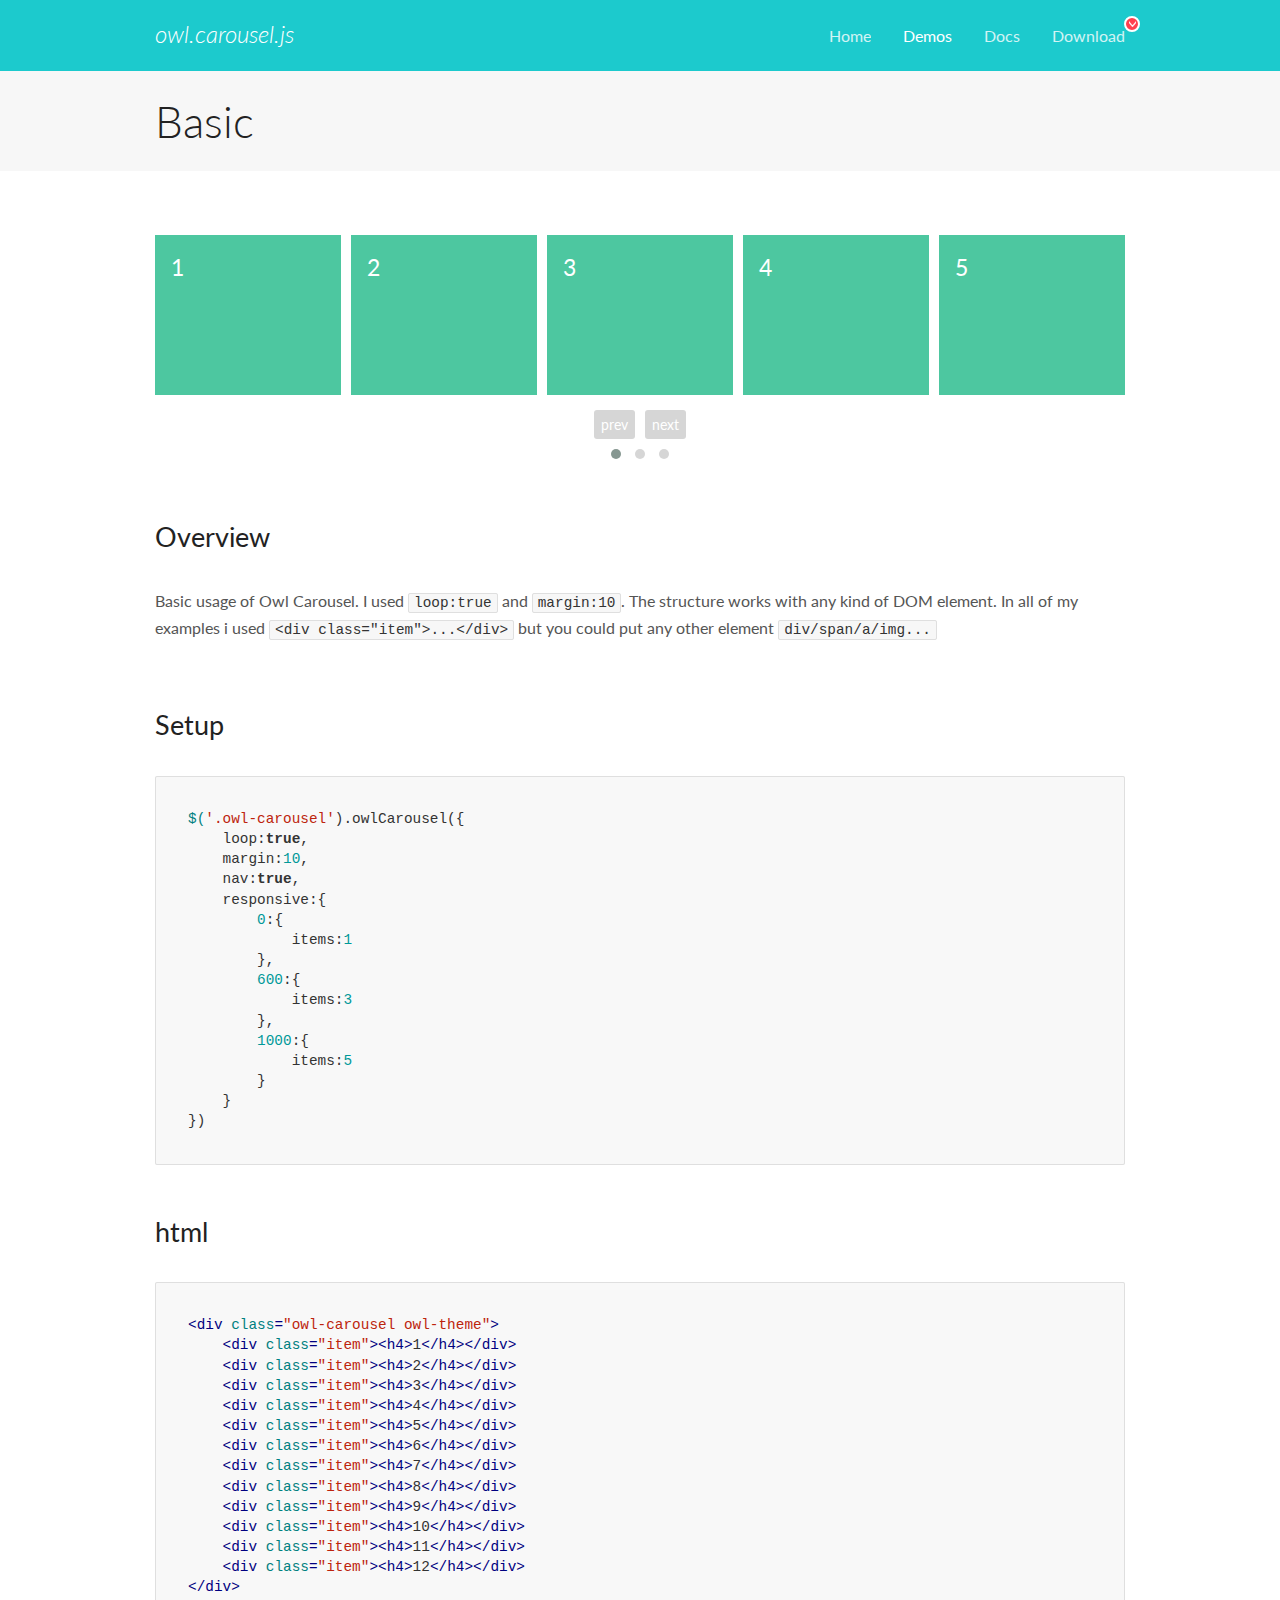
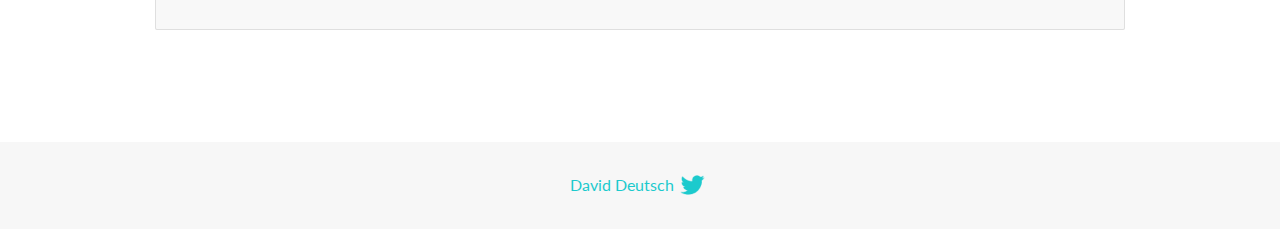
<file: assets/lib/owl.carousel/docs/demos/basic.html>
<!DOCTYPE html>
<html lang="en">
  <head>

    <!-- head -->
    <meta charset="utf-8">
    <meta name="msapplication-tap-highlight" content="no" />
    <meta name="viewport" content="width=device-width, initial-scale=1.0" />
    <meta name="description" content="Basic usage demo">
    <meta name="author" content="David Deutsch">
    <title>
      Basic Demo | Owl Carousel | 2.2.1
    </title>

    <!-- Stylesheets -->
    <link href='https://fonts.googleapis.com/css?family=Lato:300,400,700,400italic,300italic' rel='stylesheet' type='text/css'>
    <link rel="stylesheet" href="../assets/css/docs.theme.min.css">

    <!-- Owl Stylesheets -->
    <link rel="stylesheet" href="../assets/owlcarousel/assets/owl.carousel.min.css">
    <link rel="stylesheet" href="../assets/owlcarousel/assets/owl.theme.default.min.css">

    <!-- HTML5 shim and Respond.js IE8 support of HTML5 elements and media queries -->

    <!--[if lt IE 9]>
      <script src="https://oss.maxcdn.com/libs/html5shiv/3.7.0/html5shiv.js"></script>
      <script src="https://oss.maxcdn.com/libs/respond.js/1.3.0/respond.min.js"></script>
    <![endif]-->

    <!-- Favicons -->
    <link rel="apple-touch-icon-precomposed" sizes="144x144" href="../assets/ico/apple-touch-icon-144-precomposed.png">
    <link rel="shortcut icon" href="../assets/ico/favicon.png">
    <link rel="shortcut icon" href="favicon.ico">

    <!-- Yeah i know js should not be in header. Its required for demos.-->

    <!-- javascript -->
    <script src="../assets/vendors/jquery.min.js"></script>
    <script src="../assets/owlcarousel/owl.carousel.js"></script>
  </head>
  <body>

    <!-- header -->
    <header class="header">
      <div class="row">
        <div class="large-12 columns">
          <div class="brand left">
            <h3>
              <a href="/OwlCarousel2/">owl.carousel.js</a> 
            </h3>
          </div>
          <a id="toggle-nav" class="right">
            <span></span> <span></span> <span></span> 
          </a> 
          <div class="nav-bar">
            <ul class="clearfix">
              <li> <a href="/OwlCarousel2/index.html">Home</a>  </li>
              <li class="active">
                <a href="/OwlCarousel2/demos/demos.html">Demos</a> 
              </li>
              <li> <a href="/OwlCarousel2/docs/started-welcome.html">Docs</a>  </li>
              <li>
                <a href="https://github.com/OwlCarousel2/OwlCarousel2/archive/2.2.1.zip">Download</a> 
                <span class="download"></span> 
              </li>
            </ul>
          </div>
        </div>
      </div>
    </header>

    <!-- title -->
    <section class="title">
      <div class="row">
        <div class="large-12 columns">
          <h1>Basic</h1>
        </div>
      </div>
    </section>

    <!--  Demos -->
    <section id="demos">
      <div class="row">
        <div class="large-12 columns">
          <div class="owl-carousel owl-theme">
            <div class="item">
              <h4>1</h4>
            </div>
            <div class="item">
              <h4>2</h4>
            </div>
            <div class="item">
              <h4>3</h4>
            </div>
            <div class="item">
              <h4>4</h4>
            </div>
            <div class="item">
              <h4>5</h4>
            </div>
            <div class="item">
              <h4>6</h4>
            </div>
            <div class="item">
              <h4>7</h4>
            </div>
            <div class="item">
              <h4>8</h4>
            </div>
            <div class="item">
              <h4>9</h4>
            </div>
            <div class="item">
              <h4>10</h4>
            </div>
            <div class="item">
              <h4>11</h4>
            </div>
            <div class="item">
              <h4>12</h4>
            </div>
          </div>
          <h3 id="overview">Overview</h3>
          <p>Basic usage of Owl Carousel. I used <code>loop:true</code> and <code>margin:10</code>. The structure works with any kind of DOM element. In all of my examples i used <code>&lt;div class=&quot;item&quot;&gt;...&lt;/div&gt;</code> but you could
            put any other element <code>div/span/a/img...</code></p>
          <h3 id="setup">Setup</h3>
          <pre><code>$(&#39;.owl-carousel&#39;).owlCarousel({
    loop:true,
    margin:10,
    nav:true,
    responsive:{
        0:{
            items:1
        },
        600:{
            items:3
        },
        1000:{
            items:5
        }
    }
})</code></pre>
          <h3 id="html">html</h3>
          <pre><code>&lt;div class=&quot;owl-carousel owl-theme&quot;&gt;
    &lt;div class=&quot;item&quot;&gt;&lt;h4&gt;1&lt;/h4&gt;&lt;/div&gt;
    &lt;div class=&quot;item&quot;&gt;&lt;h4&gt;2&lt;/h4&gt;&lt;/div&gt;
    &lt;div class=&quot;item&quot;&gt;&lt;h4&gt;3&lt;/h4&gt;&lt;/div&gt;
    &lt;div class=&quot;item&quot;&gt;&lt;h4&gt;4&lt;/h4&gt;&lt;/div&gt;
    &lt;div class=&quot;item&quot;&gt;&lt;h4&gt;5&lt;/h4&gt;&lt;/div&gt;
    &lt;div class=&quot;item&quot;&gt;&lt;h4&gt;6&lt;/h4&gt;&lt;/div&gt;
    &lt;div class=&quot;item&quot;&gt;&lt;h4&gt;7&lt;/h4&gt;&lt;/div&gt;
    &lt;div class=&quot;item&quot;&gt;&lt;h4&gt;8&lt;/h4&gt;&lt;/div&gt;
    &lt;div class=&quot;item&quot;&gt;&lt;h4&gt;9&lt;/h4&gt;&lt;/div&gt;
    &lt;div class=&quot;item&quot;&gt;&lt;h4&gt;10&lt;/h4&gt;&lt;/div&gt;
    &lt;div class=&quot;item&quot;&gt;&lt;h4&gt;11&lt;/h4&gt;&lt;/div&gt;
    &lt;div class=&quot;item&quot;&gt;&lt;h4&gt;12&lt;/h4&gt;&lt;/div&gt;
&lt;/div&gt;</code></pre>
          <script>
            $(document).ready(function() {
              var owl = $('.owl-carousel');
              owl.owlCarousel({
                margin: 10,
                nav: true,
                loop: true,
                responsive: {
                  0: {
                    items: 1
                  },
                  600: {
                    items: 3
                  },
                  1000: {
                    items: 5
                  }
                }
              })
            })
          </script>
        </div>
      </div>
    </section>

    <!-- footer -->
    <footer class="footer">
      <div class="row">
        <div class="large-12 columns">
          <h5>
            <a href="/OwlCarousel2/docs/support-contact.html">David Deutsch</a> 
            <a id="custom-tweet-button" href="https://twitter.com/share?url=https://github.com/OwlCarousel2/OwlCarousel2&text=Owl Carousel - This is so awesome! " target="_blank"></a> 
          </h5>
        </div>
      </div>
    </footer>

    <!-- vendors -->
    <script src="../assets/vendors/highlight.js"></script>
    <script src="../assets/js/app.js"></script>
  </body>
</html>
</file>
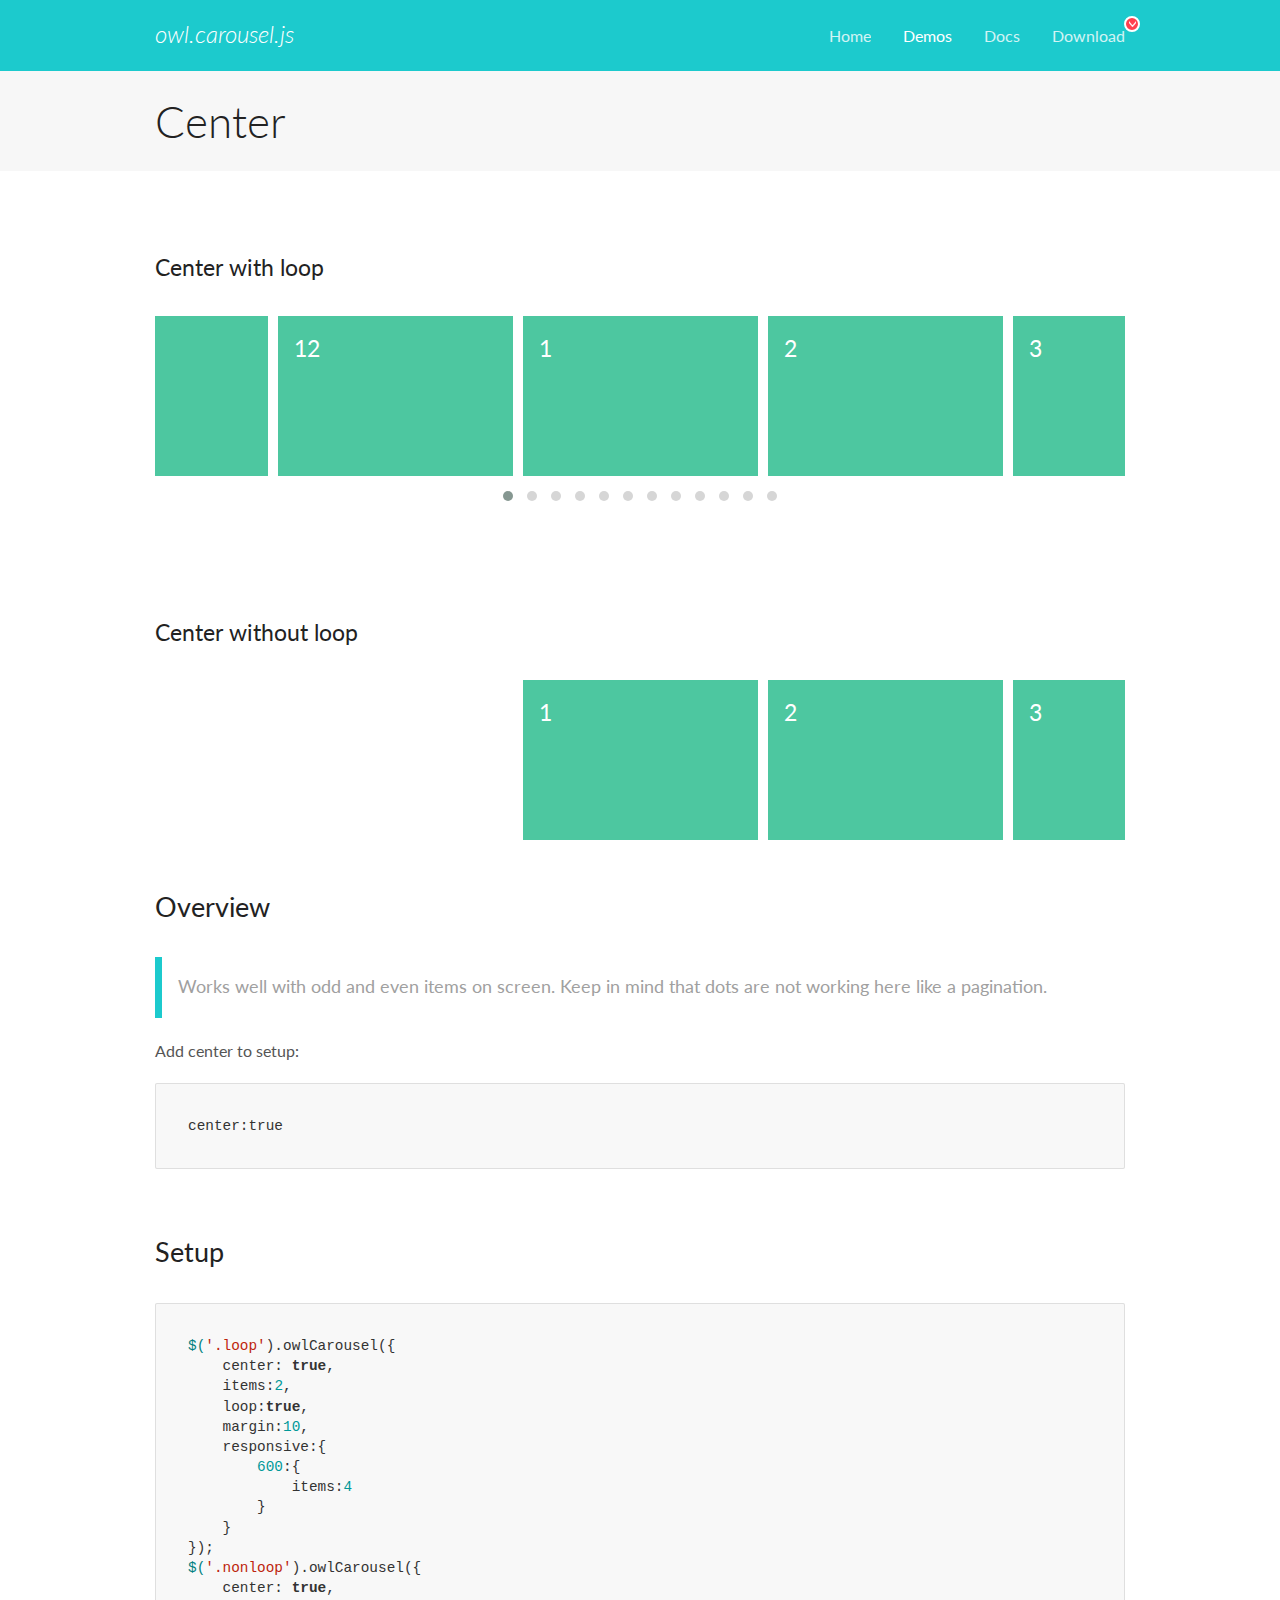
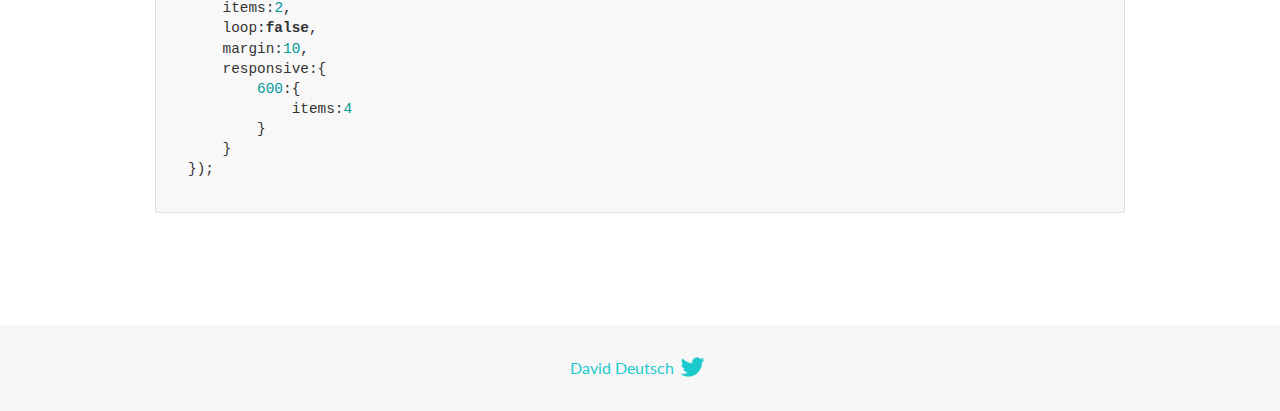
<file: assets/lib/owl.carousel/docs/demos/center.html>
<!DOCTYPE html>
<html lang="en">
  <head>

    <!-- head -->
    <meta charset="utf-8">
    <meta name="msapplication-tap-highlight" content="no" />
    <meta name="viewport" content="width=device-width, initial-scale=1.0" />
    <meta name="description" content="Center carousel">
    <meta name="author" content="David Deutsch">
    <title>
      Center Demo | Owl Carousel | 2.2.1
    </title>

    <!-- Stylesheets -->
    <link href='https://fonts.googleapis.com/css?family=Lato:300,400,700,400italic,300italic' rel='stylesheet' type='text/css'>
    <link rel="stylesheet" href="../assets/css/docs.theme.min.css">

    <!-- Owl Stylesheets -->
    <link rel="stylesheet" href="../assets/owlcarousel/assets/owl.carousel.min.css">
    <link rel="stylesheet" href="../assets/owlcarousel/assets/owl.theme.default.min.css">

    <!-- HTML5 shim and Respond.js IE8 support of HTML5 elements and media queries -->

    <!--[if lt IE 9]>
      <script src="https://oss.maxcdn.com/libs/html5shiv/3.7.0/html5shiv.js"></script>
      <script src="https://oss.maxcdn.com/libs/respond.js/1.3.0/respond.min.js"></script>
    <![endif]-->

    <!-- Favicons -->
    <link rel="apple-touch-icon-precomposed" sizes="144x144" href="../assets/ico/apple-touch-icon-144-precomposed.png">
    <link rel="shortcut icon" href="../assets/ico/favicon.png">
    <link rel="shortcut icon" href="favicon.ico">

    <!-- Yeah i know js should not be in header. Its required for demos.-->

    <!-- javascript -->
    <script src="../assets/vendors/jquery.min.js"></script>
    <script src="../assets/owlcarousel/owl.carousel.js"></script>
  </head>
  <body>

    <!-- header -->
    <header class="header">
      <div class="row">
        <div class="large-12 columns">
          <div class="brand left">
            <h3>
              <a href="/OwlCarousel2/">owl.carousel.js</a> 
            </h3>
          </div>
          <a id="toggle-nav" class="right">
            <span></span> <span></span> <span></span> 
          </a> 
          <div class="nav-bar">
            <ul class="clearfix">
              <li> <a href="/OwlCarousel2/index.html">Home</a>  </li>
              <li class="active">
                <a href="/OwlCarousel2/demos/demos.html">Demos</a> 
              </li>
              <li> <a href="/OwlCarousel2/docs/started-welcome.html">Docs</a>  </li>
              <li>
                <a href="https://github.com/OwlCarousel2/OwlCarousel2/archive/2.2.1.zip">Download</a> 
                <span class="download"></span> 
              </li>
            </ul>
          </div>
        </div>
      </div>
    </header>

    <!-- title -->
    <section class="title">
      <div class="row">
        <div class="large-12 columns">
          <h1>Center</h1>
        </div>
      </div>
    </section>

    <!--  Demos -->
    <section id="demos">
      <div class="row">
        <div class="large-12 columns">
          <h4 id="center-with-loop">Center with loop</h4>
          <div class="loop owl-carousel owl-theme">
            <div class="item">
              <h4>1</h4>
            </div>
            <div class="item">
              <h4>2</h4>
            </div>
            <div class="item">
              <h4>3</h4>
            </div>
            <div class="item">
              <h4>4</h4>
            </div>
            <div class="item">
              <h4>5</h4>
            </div>
            <div class="item">
              <h4>6</h4>
            </div>
            <div class="item">
              <h4>7</h4>
            </div>
            <div class="item">
              <h4>8</h4>
            </div>
            <div class="item">
              <h4>9</h4>
            </div>
            <div class="item">
              <h4>10</h4>
            </div>
            <div class="item">
              <h4>11</h4>
            </div>
            <div class="item">
              <h4>12</h4>
            </div>
          </div>
          <br>
          <h4 id="center-without-loop">Center without loop</h4>
          <div class="nonloop owl-carousel">
            <div class="item">
              <h4>1</h4>
            </div>
            <div class="item">
              <h4>2</h4>
            </div>
            <div class="item">
              <h4>3</h4>
            </div>
            <div class="item">
              <h4>4</h4>
            </div>
            <div class="item">
              <h4>5</h4>
            </div>
            <div class="item">
              <h4>6</h4>
            </div>
            <div class="item">
              <h4>7</h4>
            </div>
            <div class="item">
              <h4>8</h4>
            </div>
            <div class="item">
              <h4>9</h4>
            </div>
            <div class="item">
              <h4>10</h4>
            </div>
            <div class="item">
              <h4>11</h4>
            </div>
            <div class="item">
              <h4>12</h4>
            </div>
          </div>
          <h3 id="overview">Overview</h3>
          <blockquote>
            <p>Works well with odd and even items on screen. Keep in mind that dots are not working here like a pagination.</p>
          </blockquote>
          <p>Add center to setup:</p>
          <pre><code>center:true</code></pre>
          <h3 id="setup">Setup</h3>
          <pre><code>$(&#39;.loop&#39;).owlCarousel({
    center: true,
    items:2,
    loop:true,
    margin:10,
    responsive:{
        600:{
            items:4
        }
    }
});
$(&#39;.nonloop&#39;).owlCarousel({
    center: true,
    items:2,
    loop:false,
    margin:10,
    responsive:{
        600:{
            items:4
        }
    }
});</code></pre>
          <script>
            jQuery(document).ready(function($) {
              $('.loop').owlCarousel({
                center: true,
                items: 2,
                loop: true,
                margin: 10,
                responsive: {
                  600: {
                    items: 4
                  }
                }
              });
              $('.nonloop').owlCarousel({
                center: true,
                items: 2,
                loop: false,
                margin: 10,
                responsive: {
                  600: {
                    items: 4
                  }
                }
              });
            });
          </script>
        </div>
      </div>
    </section>

    <!-- footer -->
    <footer class="footer">
      <div class="row">
        <div class="large-12 columns">
          <h5>
            <a href="/OwlCarousel2/docs/support-contact.html">David Deutsch</a> 
            <a id="custom-tweet-button" href="https://twitter.com/share?url=https://github.com/OwlCarousel2/OwlCarousel2&text=Owl Carousel - This is so awesome! " target="_blank"></a> 
          </h5>
        </div>
      </div>
    </footer>

    <!-- vendors -->
    <script src="../assets/vendors/highlight.js"></script>
    <script src="../assets/js/app.js"></script>
  </body>
</html>
</file>
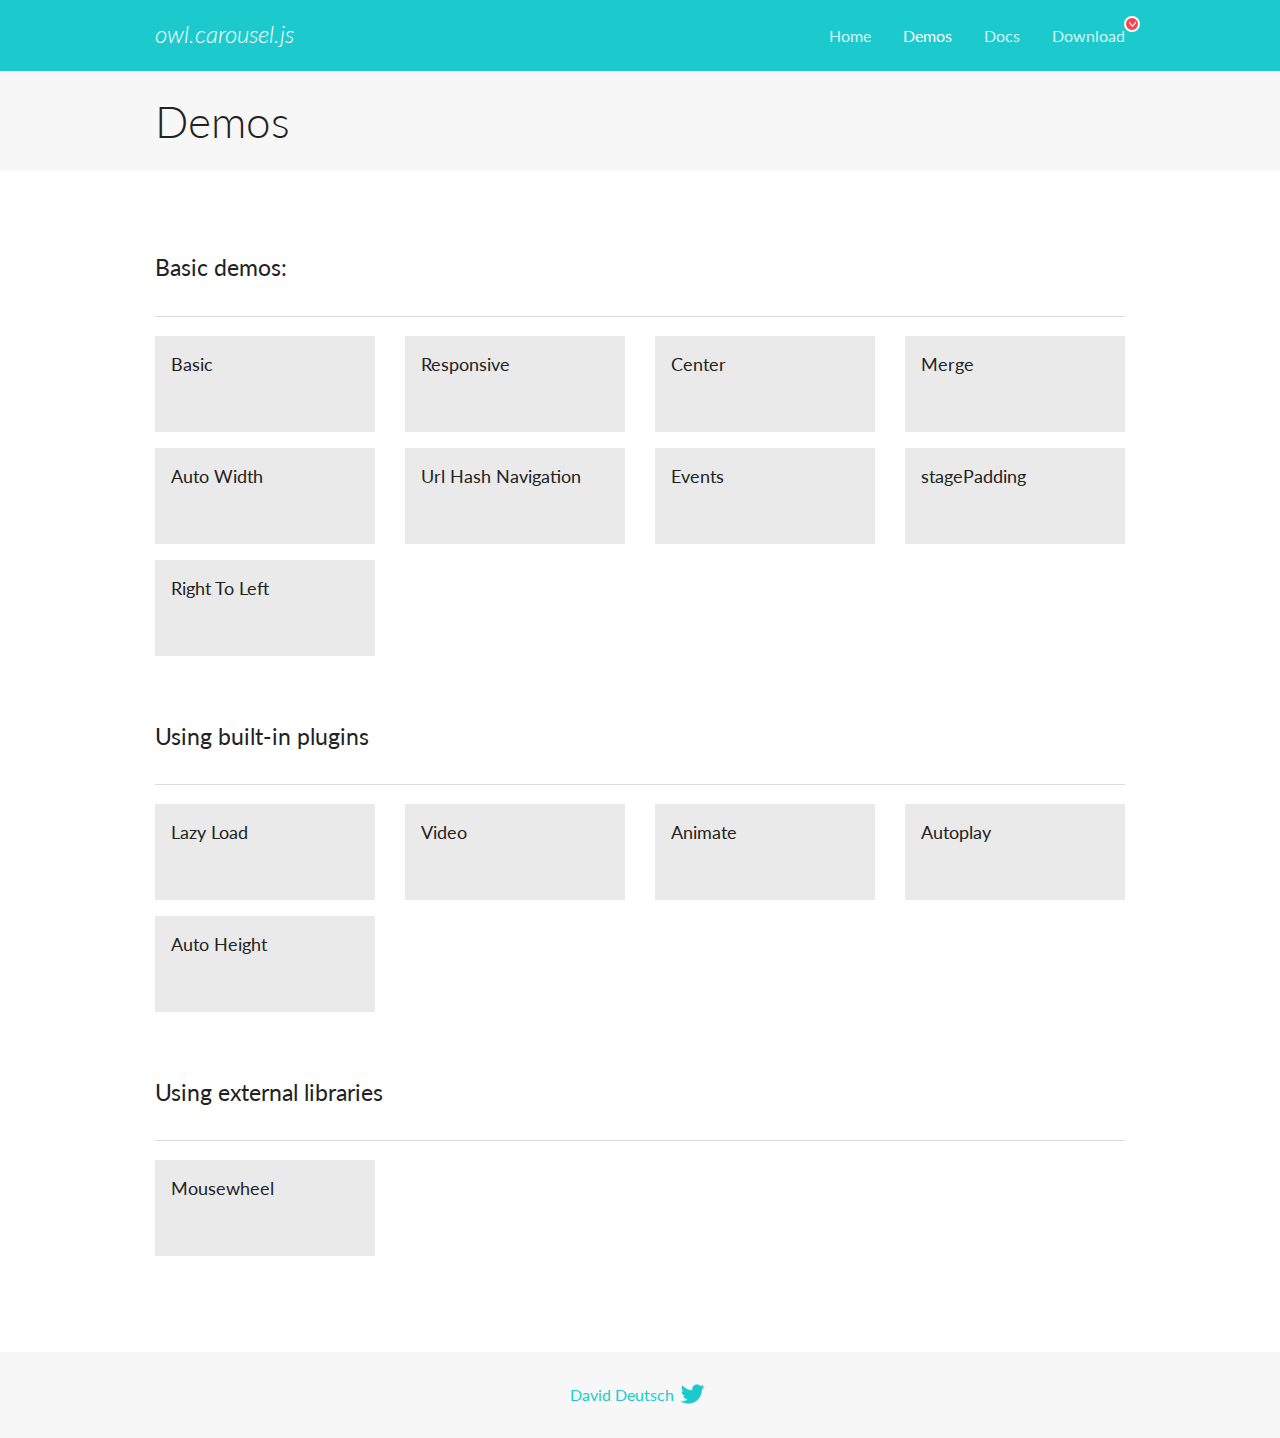
<file: assets/lib/owl.carousel/docs/demos/demos.html>
<!DOCTYPE html>
<html lang="en">
  <head>

    <!-- head -->
    <meta charset="utf-8">
    <meta name="msapplication-tap-highlight" content="no" />
    <meta name="viewport" content="width=device-width, initial-scale=1.0" />
    <meta name="description" content="A list of Owl Carousel examples.">
    <meta name="author" content="David Deutsch">
    <title>
      Demos | Owl Carousel | 2.2.1
    </title>

    <!-- Stylesheets -->
    <link href='https://fonts.googleapis.com/css?family=Lato:300,400,700,400italic,300italic' rel='stylesheet' type='text/css'>
    <link rel="stylesheet" href="../assets/css/docs.theme.min.css">

    <!-- Owl Stylesheets -->
    <link rel="stylesheet" href="../assets/owlcarousel/assets/owl.carousel.min.css">
    <link rel="stylesheet" href="../assets/owlcarousel/assets/owl.theme.default.min.css">

    <!-- HTML5 shim and Respond.js IE8 support of HTML5 elements and media queries -->

    <!--[if lt IE 9]>
      <script src="https://oss.maxcdn.com/libs/html5shiv/3.7.0/html5shiv.js"></script>
      <script src="https://oss.maxcdn.com/libs/respond.js/1.3.0/respond.min.js"></script>
    <![endif]-->

    <!-- Favicons -->
    <link rel="apple-touch-icon-precomposed" sizes="144x144" href="../assets/ico/apple-touch-icon-144-precomposed.png">
    <link rel="shortcut icon" href="../assets/ico/favicon.png">
    <link rel="shortcut icon" href="favicon.ico">

    <!-- Yeah i know js should not be in header. Its required for demos.-->

    <!-- javascript -->
    <script src="../assets/vendors/jquery.min.js"></script>
    <script src="../assets/owlcarousel/owl.carousel.js"></script>
  </head>
  <body>

    <!-- header -->
    <header class="header">
      <div class="row">
        <div class="large-12 columns">
          <div class="brand left">
            <h3>
              <a href="/OwlCarousel2/">owl.carousel.js</a> 
            </h3>
          </div>
          <a id="toggle-nav" class="right">
            <span></span> <span></span> <span></span> 
          </a> 
          <div class="nav-bar">
            <ul class="clearfix">
              <li> <a href="/OwlCarousel2/index.html">Home</a>  </li>
              <li class="active">
                <a href="/OwlCarousel2/demos/demos.html">Demos</a> 
              </li>
              <li> <a href="/OwlCarousel2/docs/started-welcome.html">Docs</a>  </li>
              <li>
                <a href="https://github.com/OwlCarousel2/OwlCarousel2/archive/2.2.1.zip">Download</a> 
                <span class="download"></span> 
              </li>
            </ul>
          </div>
        </div>
      </div>
    </header>

    <!-- title -->
    <section class="title">
      <div class="row">
        <div class="large-12 columns">
          <h1>Demos</h1>
        </div>
      </div>
    </section>

    <!--  Demos -->
    <section id="demos">
      <div class="row">
        <div class="large-12 columns">
          <h4 id="basic-demos-">Basic demos:</h4>
          <hr>
          <div class="demo-list">
            <div class="row">
              <div class="small-6 medium-4 large-3 columns">
                <a href="basic.html" class="demo-block">
                  <h5>Basic </h5>
                </a> 
              </div>
              <div class="small-6 medium-4 large-3 columns">
                <a href="responsive.html" class="demo-block">
                  <h5>Responsive </h5>
                </a> 
              </div>
              <div class="small-6 medium-4 large-3 columns">
                <a href="center.html" class="demo-block">
                  <h5>Center </h5>
                </a> 
              </div>
              <div class="small-6 medium-4 large-3 columns">
                <a href="merge.html" class="demo-block">
                  <h5>Merge </h5>
                </a> 
              </div>
              <div class="small-6 medium-4 large-3 columns">
                <a href="autowidth.html" class="demo-block">
                  <h5>Auto Width </h5>
                </a> 
              </div>
              <div class="small-6 medium-4 large-3 columns">
                <a href="urlhashnav.html" class="demo-block">
                  <h5>Url Hash Navigation </h5>
                </a> 
              </div>
              <div class="small-6 medium-4 large-3 columns">
                <a href="events.html" class="demo-block">
                  <h5>Events </h5>
                </a> 
              </div>
              <div class="small-6 medium-4 large-3 columns">
                <a href="stagepadding.html" class="demo-block">
                  <h5>stagePadding </h5>
                </a> 
              </div>
              <div class="small-6 medium-4 large-3 columns">
                <a href="rtl.html" class="demo-block">
                  <h5>Right To Left </h5>
                </a> 
              </div>
            </div>
          </div>
          <h4 id="using-built-in-plugins">Using built-in plugins</h4>
          <hr>
          <div class="demo-list">
            <div class="row">
              <div class="small-6 medium-4 large-3 columns">
                <a href="lazyLoad.html" class="demo-block">
                  <h5>Lazy Load </h5>
                </a> 
              </div>
              <div class="small-6 medium-4 large-3 columns">
                <a href="video.html" class="demo-block">
                  <h5>Video </h5>
                </a> 
              </div>
              <div class="small-6 medium-4 large-3 columns">
                <a href="animate.html" class="demo-block">
                  <h5>Animate </h5>
                </a> 
              </div>
              <div class="small-6 medium-4 large-3 columns">
                <a href="autoplay.html" class="demo-block">
                  <h5>Autoplay </h5>
                </a> 
              </div>
              <div class="small-6 medium-4 large-3 columns">
                <a href="autoheight.html" class="demo-block">
                  <h5>Auto Height </h5>
                </a> 
              </div>
            </div>
          </div>
          <h4 id="using-external-libraries">Using external libraries</h4>
          <hr>
          <div class="demo-list">
            <div class="row">
              <div class="small-6 medium-4 large-3 columns">
                <a href="mousewheel.html" class="demo-block">
                  <h5>Mousewheel </h5>
                </a> 
              </div>
            </div>
          </div>
        </div>
      </div>
    </section>

    <!-- footer -->
    <footer class="footer">
      <div class="row">
        <div class="large-12 columns">
          <h5>
            <a href="/OwlCarousel2/docs/support-contact.html">David Deutsch</a> 
            <a id="custom-tweet-button" href="https://twitter.com/share?url=https://github.com/OwlCarousel2/OwlCarousel2&text=Owl Carousel - This is so awesome! " target="_blank"></a> 
          </h5>
        </div>
      </div>
    </footer>

    <!-- vendors -->
    <script src="../assets/vendors/highlight.js"></script>
    <script src="../assets/js/app.js"></script>
  </body>
</html>
</file>
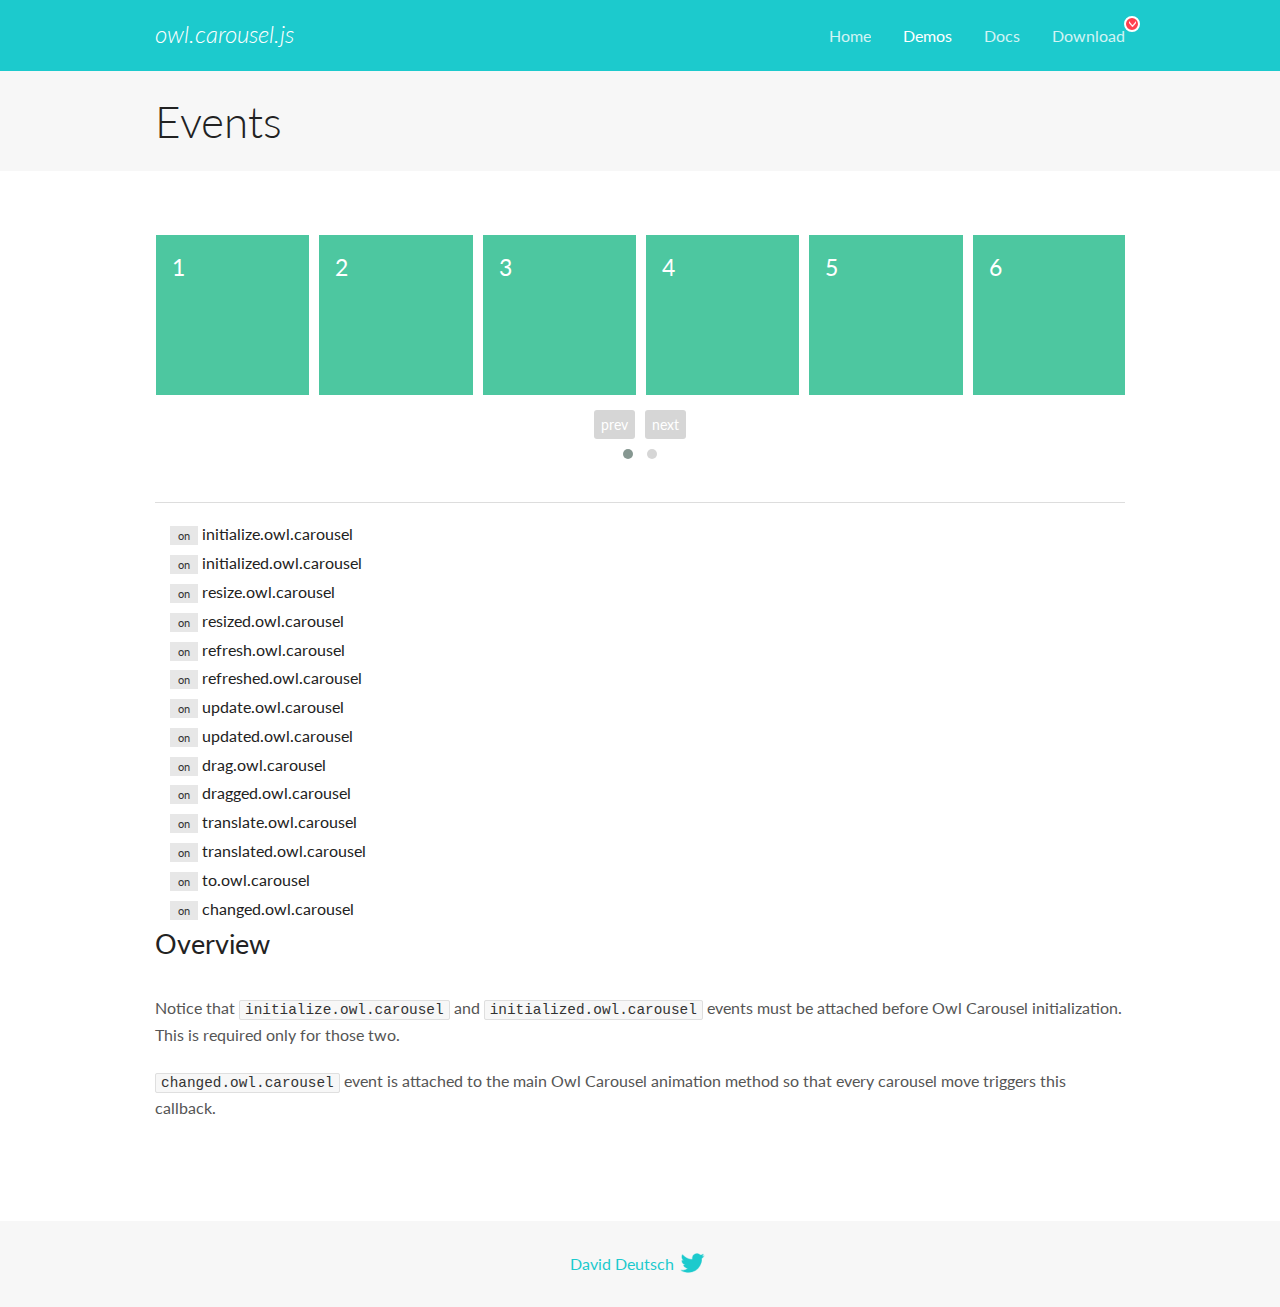
<file: assets/lib/owl.carousel/docs/demos/events.html>
<!DOCTYPE html>
<html lang="en">
  <head>

    <!-- head -->
    <meta charset="utf-8">
    <meta name="msapplication-tap-highlight" content="no" />
    <meta name="viewport" content="width=device-width, initial-scale=1.0" />
    <meta name="description" content="Events usage demo">
    <meta name="author" content="David Deutsch">
    <title>
      Events Demo | Owl Carousel | 2.2.1
    </title>

    <!-- Stylesheets -->
    <link href='https://fonts.googleapis.com/css?family=Lato:300,400,700,400italic,300italic' rel='stylesheet' type='text/css'>
    <link rel="stylesheet" href="../assets/css/docs.theme.min.css">

    <!-- Owl Stylesheets -->
    <link rel="stylesheet" href="../assets/owlcarousel/assets/owl.carousel.min.css">
    <link rel="stylesheet" href="../assets/owlcarousel/assets/owl.theme.default.min.css">

    <!-- HTML5 shim and Respond.js IE8 support of HTML5 elements and media queries -->

    <!--[if lt IE 9]>
      <script src="https://oss.maxcdn.com/libs/html5shiv/3.7.0/html5shiv.js"></script>
      <script src="https://oss.maxcdn.com/libs/respond.js/1.3.0/respond.min.js"></script>
    <![endif]-->

    <!-- Favicons -->
    <link rel="apple-touch-icon-precomposed" sizes="144x144" href="../assets/ico/apple-touch-icon-144-precomposed.png">
    <link rel="shortcut icon" href="../assets/ico/favicon.png">
    <link rel="shortcut icon" href="favicon.ico">

    <!-- Yeah i know js should not be in header. Its required for demos.-->

    <!-- javascript -->
    <script src="../assets/vendors/jquery.min.js"></script>
    <script src="../assets/owlcarousel/owl.carousel.js"></script>
  </head>
  <body>

    <!-- header -->
    <header class="header">
      <div class="row">
        <div class="large-12 columns">
          <div class="brand left">
            <h3>
              <a href="/OwlCarousel2/">owl.carousel.js</a> 
            </h3>
          </div>
          <a id="toggle-nav" class="right">
            <span></span> <span></span> <span></span> 
          </a> 
          <div class="nav-bar">
            <ul class="clearfix">
              <li> <a href="/OwlCarousel2/index.html">Home</a>  </li>
              <li class="active">
                <a href="/OwlCarousel2/demos/demos.html">Demos</a> 
              </li>
              <li> <a href="/OwlCarousel2/docs/started-welcome.html">Docs</a>  </li>
              <li>
                <a href="https://github.com/OwlCarousel2/OwlCarousel2/archive/2.2.1.zip">Download</a> 
                <span class="download"></span> 
              </li>
            </ul>
          </div>
        </div>
      </div>
    </header>

    <!-- title -->
    <section class="title">
      <div class="row">
        <div class="large-12 columns">
          <h1>Events</h1>
        </div>
      </div>
    </section>

    <!--  Demos -->
    <section id="demos">
      <div class="row">
        <div class="large-12 columns">
          <div class="owl-carousel owl-theme">
            <div class="item">
              <h4>1</h4>
            </div>
            <div class="item">
              <h4>2</h4>
            </div>
            <div class="item">
              <h4>3</h4>
            </div>
            <div class="item">
              <h4>4</h4>
            </div>
            <div class="item">
              <h4>5</h4>
            </div>
            <div class="item">
              <h4>6</h4>
            </div>
            <div class="item">
              <h4>7</h4>
            </div>
            <div class="item">
              <h4>8</h4>
            </div>
            <div class="item">
              <h4>9</h4>
            </div>
            <div class="item">
              <h4>10</h4>
            </div>
            <div class="item">
              <h4>11</h4>
            </div>
            <div class="item">
              <h4>12</h4>
            </div>
          </div>
          <hr>
          <div class="large-12 columns callbacks">
            <div><span class="label secondary initialize">on</span>  initialize.owl.carousel </div>
            <div><span class="label secondary initialized">on</span>  initialized.owl.carousel </div>
            <div><span class="label secondary resize">on</span>  resize.owl.carousel </div>
            <div><span class="label secondary resized">on</span>  resized.owl.carousel </div>
            <div><span class="label secondary refresh">on</span>  refresh.owl.carousel </div>
            <div><span class="label secondary refreshed">on</span>  refreshed.owl.carousel </div>
            <div><span class="label secondary update">on</span>  update.owl.carousel </div>
            <div><span class="label secondary updated">on</span>  updated.owl.carousel </div>
            <div><span class="label secondary drag">on</span>  drag.owl.carousel </div>
            <div><span class="label secondary dragged">on</span>  dragged.owl.carousel </div>
            <div><span class="label secondary translate">on</span>  translate.owl.carousel </div>
            <div><span class="label secondary translated">on</span>  translated.owl.carousel </div>
            <div><span class="label secondary to">on</span>  to.owl.carousel </div>
            <div><span class="label secondary changed">on</span>  changed.owl.carousel </div>
          </div>
          <h3 id="overview">Overview</h3>
          <p>Notice that <code>initialize.owl.carousel</code> and <code>initialized.owl.carousel</code> events must be attached before Owl Carousel initialization. This is required only for those two.</p>
          <p><code>changed.owl.carousel</code> event is attached to the main Owl Carousel animation method so that every carousel move triggers this callback.</p>
          <script>
            jQuery(document).ready(function($) {
              var owl = $('.owl-carousel');
              owl.on('initialize.owl.carousel initialized.owl.carousel ' +
                'initialize.owl.carousel initialize.owl.carousel ' +
                'resize.owl.carousel resized.owl.carousel ' +
                'refresh.owl.carousel refreshed.owl.carousel ' +
                'update.owl.carousel updated.owl.carousel ' +
                'drag.owl.carousel dragged.owl.carousel ' +
                'translate.owl.carousel translated.owl.carousel ' +
                'to.owl.carousel changed.owl.carousel',
                function(e) {
                  $('.' + e.type)
                    .removeClass('secondary')
                    .addClass('success');
                  window.setTimeout(function() {
                    $('.' + e.type)
                      .removeClass('success')
                      .addClass('secondary');
                  }, 500);
                });
              owl.owlCarousel({
                loop: true,
                nav: true,
                lazyLoad: true,
                margin: 10,
                video: true,
                responsive: {
                  0: {
                    items: 1
                  },
                  600: {
                    items: 3
                  },
                  960: {
                    items: 5,
                  },
                  1200: {
                    items: 6
                  }
                }
              });
            });
          </script>
        </div>
      </div>
    </section>

    <!-- footer -->
    <footer class="footer">
      <div class="row">
        <div class="large-12 columns">
          <h5>
            <a href="/OwlCarousel2/docs/support-contact.html">David Deutsch</a> 
            <a id="custom-tweet-button" href="https://twitter.com/share?url=https://github.com/OwlCarousel2/OwlCarousel2&text=Owl Carousel - This is so awesome! " target="_blank"></a> 
          </h5>
        </div>
      </div>
    </footer>

    <!-- vendors -->
    <script src="../assets/vendors/highlight.js"></script>
    <script src="../assets/js/app.js"></script>
  </body>
</html>
</file>
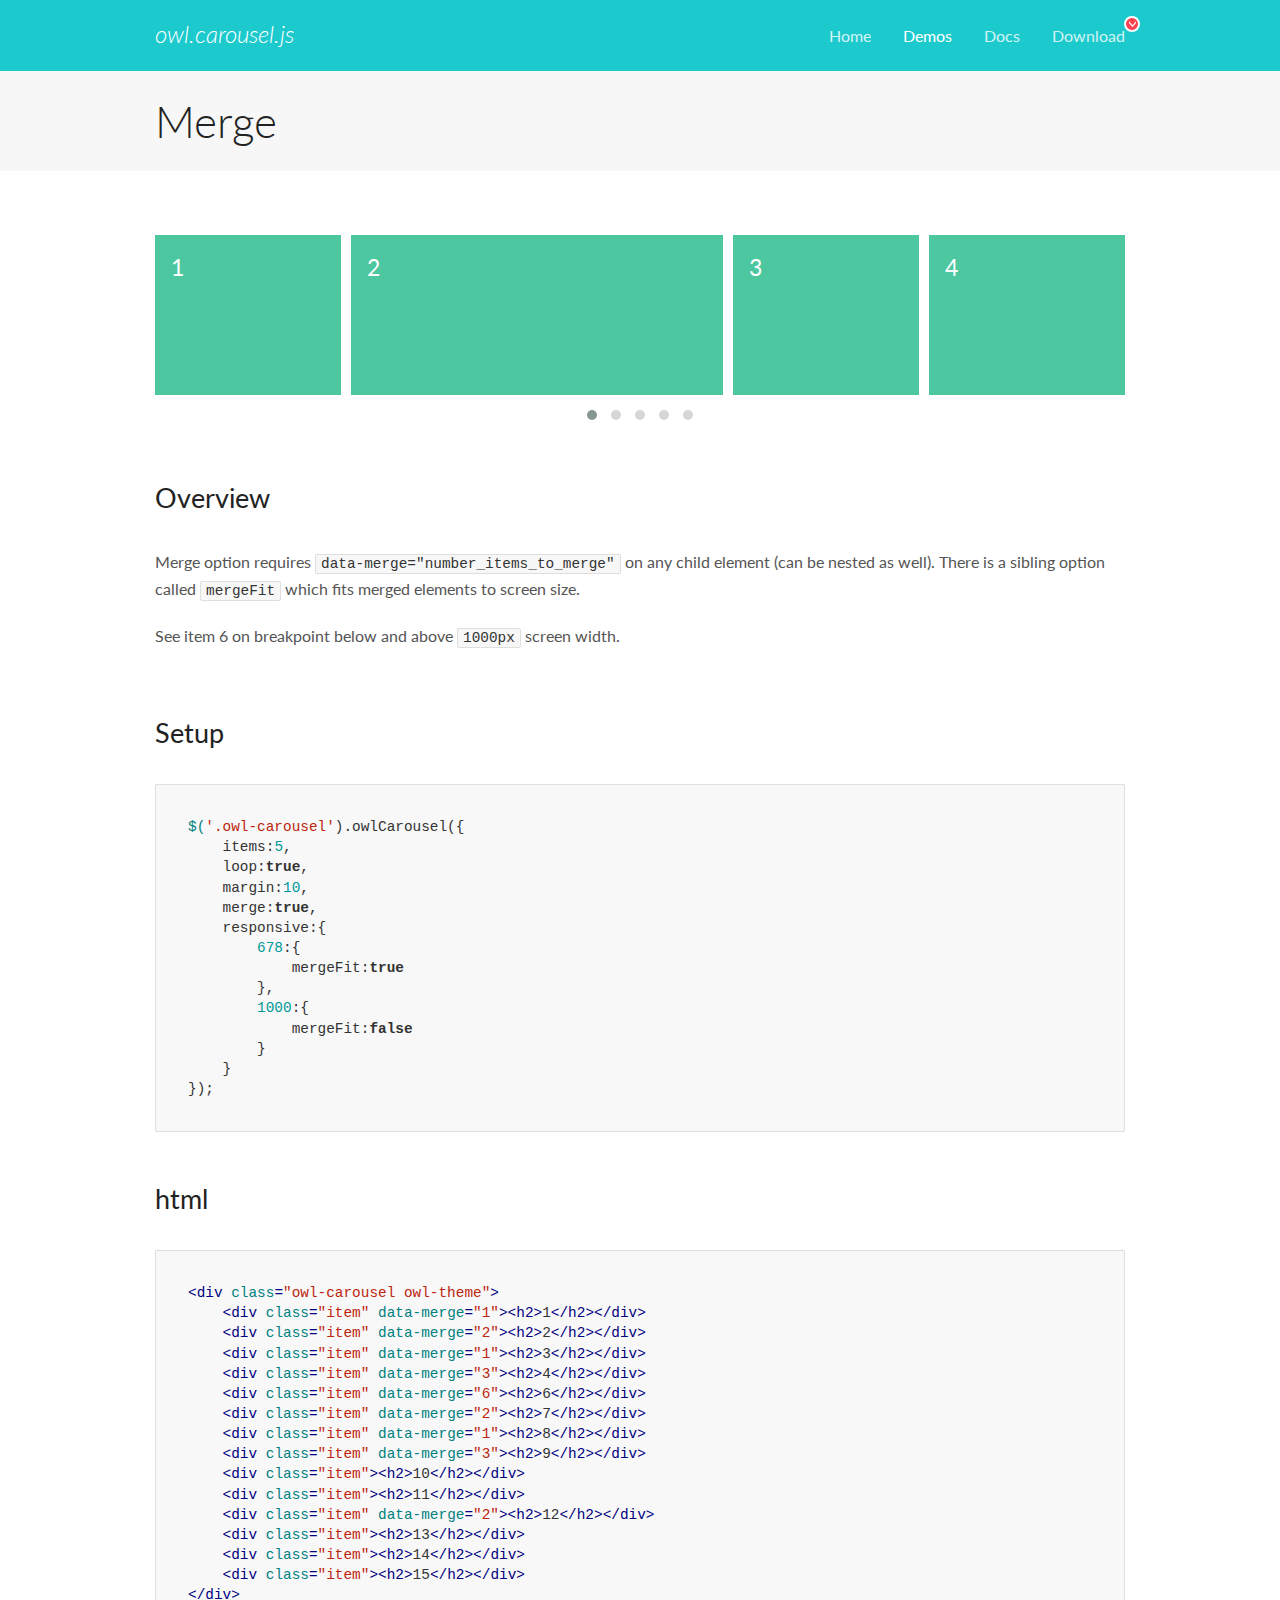
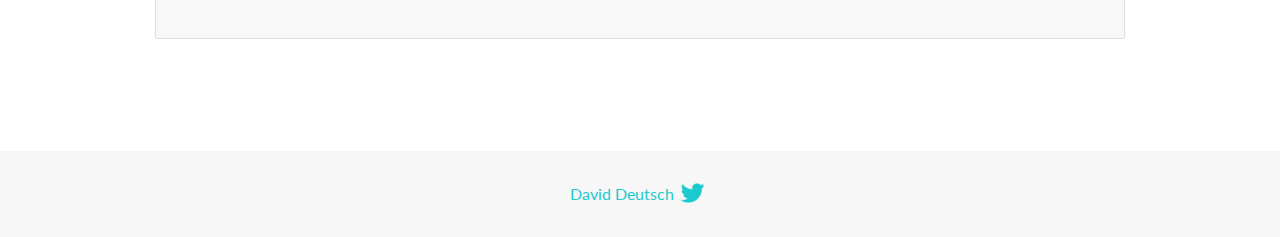
<file: assets/lib/owl.carousel/docs/demos/merge.html>
<!DOCTYPE html>
<html lang="en">
  <head>

    <!-- head -->
    <meta charset="utf-8">
    <meta name="msapplication-tap-highlight" content="no" />
    <meta name="viewport" content="width=device-width, initial-scale=1.0" />
    <meta name="description" content="Merge Items">
    <meta name="author" content="David Deutsch">
    <title>
      Merge Demo | Owl Carousel | 2.2.1
    </title>

    <!-- Stylesheets -->
    <link href='https://fonts.googleapis.com/css?family=Lato:300,400,700,400italic,300italic' rel='stylesheet' type='text/css'>
    <link rel="stylesheet" href="../assets/css/docs.theme.min.css">

    <!-- Owl Stylesheets -->
    <link rel="stylesheet" href="../assets/owlcarousel/assets/owl.carousel.min.css">
    <link rel="stylesheet" href="../assets/owlcarousel/assets/owl.theme.default.min.css">

    <!-- HTML5 shim and Respond.js IE8 support of HTML5 elements and media queries -->

    <!--[if lt IE 9]>
      <script src="https://oss.maxcdn.com/libs/html5shiv/3.7.0/html5shiv.js"></script>
      <script src="https://oss.maxcdn.com/libs/respond.js/1.3.0/respond.min.js"></script>
    <![endif]-->

    <!-- Favicons -->
    <link rel="apple-touch-icon-precomposed" sizes="144x144" href="../assets/ico/apple-touch-icon-144-precomposed.png">
    <link rel="shortcut icon" href="../assets/ico/favicon.png">
    <link rel="shortcut icon" href="favicon.ico">

    <!-- Yeah i know js should not be in header. Its required for demos.-->

    <!-- javascript -->
    <script src="../assets/vendors/jquery.min.js"></script>
    <script src="../assets/owlcarousel/owl.carousel.js"></script>
  </head>
  <body>

    <!-- header -->
    <header class="header">
      <div class="row">
        <div class="large-12 columns">
          <div class="brand left">
            <h3>
              <a href="/OwlCarousel2/">owl.carousel.js</a> 
            </h3>
          </div>
          <a id="toggle-nav" class="right">
            <span></span> <span></span> <span></span> 
          </a> 
          <div class="nav-bar">
            <ul class="clearfix">
              <li> <a href="/OwlCarousel2/index.html">Home</a>  </li>
              <li class="active">
                <a href="/OwlCarousel2/demos/demos.html">Demos</a> 
              </li>
              <li> <a href="/OwlCarousel2/docs/started-welcome.html">Docs</a>  </li>
              <li>
                <a href="https://github.com/OwlCarousel2/OwlCarousel2/archive/2.2.1.zip">Download</a> 
                <span class="download"></span> 
              </li>
            </ul>
          </div>
        </div>
      </div>
    </header>

    <!-- title -->
    <section class="title">
      <div class="row">
        <div class="large-12 columns">
          <h1>Merge</h1>
        </div>
      </div>
    </section>

    <!--  Demos -->
    <section id="demos">
      <div class="row">
        <div class="large-12 columns">
          <div class="owl-carousel owl-theme">
            <div class="item" data-merge="1">
              <h4>1</h4>
            </div>
            <div class="item" data-merge="2">
              <h4>2</h4>
            </div>
            <div class="item" data-merge="1">
              <h4>3</h4>
            </div>
            <div class="item" data-merge="3">
              <h4>4</h4>
            </div>
            <div class="item" data-merge="6">
              <h4>6</h4>
            </div>
            <div class="item" data-merge="2">
              <h4>7</h4>
            </div>
            <div class="item" data-merge="1">
              <h4>8</h4>
            </div>
            <div class="item" data-merge="3">
              <h4>9</h4>
            </div>
            <div class="item">
              <h4>10</h4>
            </div>
            <div class="item">
              <h4>11</h4>
            </div>
            <div class="item" data-merge="2">
              <h4>12</h4>
            </div>
            <div class="item">
              <h4>13</h4>
            </div>
            <div class="item">
              <h4>14</h4>
            </div>
            <div class="item">
              <h4>15</h4>
            </div>
          </div>
          <h3 id="overview">Overview</h3>
          <p>Merge option requires <code>data-merge=&quot;number_items_to_merge&quot;</code> on any child element (can be nested as well). There is a sibling option called <code>mergeFit</code> which fits merged elements to screen size. </p>
          <p>See item 6 on breakpoint below and above <code>1000px</code> screen width.</p>
          <h3 id="setup">Setup</h3>
          <pre><code>$(&#39;.owl-carousel&#39;).owlCarousel({
    items:5,
    loop:true,
    margin:10,
    merge:true,
    responsive:{
        678:{
            mergeFit:true
        },
        1000:{
            mergeFit:false
        }
    }
});</code></pre>
          <h3 id="html">html</h3>
          <pre><code>&lt;div class=&quot;owl-carousel owl-theme&quot;&gt;
    &lt;div class=&quot;item&quot; data-merge=&quot;1&quot;&gt;&lt;h2&gt;1&lt;/h2&gt;&lt;/div&gt;
    &lt;div class=&quot;item&quot; data-merge=&quot;2&quot;&gt;&lt;h2&gt;2&lt;/h2&gt;&lt;/div&gt;
    &lt;div class=&quot;item&quot; data-merge=&quot;1&quot;&gt;&lt;h2&gt;3&lt;/h2&gt;&lt;/div&gt;
    &lt;div class=&quot;item&quot; data-merge=&quot;3&quot;&gt;&lt;h2&gt;4&lt;/h2&gt;&lt;/div&gt;
    &lt;div class=&quot;item&quot; data-merge=&quot;6&quot;&gt;&lt;h2&gt;6&lt;/h2&gt;&lt;/div&gt;
    &lt;div class=&quot;item&quot; data-merge=&quot;2&quot;&gt;&lt;h2&gt;7&lt;/h2&gt;&lt;/div&gt;
    &lt;div class=&quot;item&quot; data-merge=&quot;1&quot;&gt;&lt;h2&gt;8&lt;/h2&gt;&lt;/div&gt;
    &lt;div class=&quot;item&quot; data-merge=&quot;3&quot;&gt;&lt;h2&gt;9&lt;/h2&gt;&lt;/div&gt;
    &lt;div class=&quot;item&quot;&gt;&lt;h2&gt;10&lt;/h2&gt;&lt;/div&gt;
    &lt;div class=&quot;item&quot;&gt;&lt;h2&gt;11&lt;/h2&gt;&lt;/div&gt;
    &lt;div class=&quot;item&quot; data-merge=&quot;2&quot;&gt;&lt;h2&gt;12&lt;/h2&gt;&lt;/div&gt;
    &lt;div class=&quot;item&quot;&gt;&lt;h2&gt;13&lt;/h2&gt;&lt;/div&gt;
    &lt;div class=&quot;item&quot;&gt;&lt;h2&gt;14&lt;/h2&gt;&lt;/div&gt;
    &lt;div class=&quot;item&quot;&gt;&lt;h2&gt;15&lt;/h2&gt;&lt;/div&gt;
&lt;/div&gt;</code></pre>
          <script>
            $(document).ready(function() {
              $('.owl-carousel').owlCarousel({
                items: 5,
                loop: true,
                margin: 10,
                merge: true,
                responsive: {
                  678: {
                    mergeFit: true
                  },
                  1000: {
                    mergeFit: false
                  }
                }
              });
            })
          </script>
        </div>
      </div>
    </section>

    <!-- footer -->
    <footer class="footer">
      <div class="row">
        <div class="large-12 columns">
          <h5>
            <a href="/OwlCarousel2/docs/support-contact.html">David Deutsch</a> 
            <a id="custom-tweet-button" href="https://twitter.com/share?url=https://github.com/OwlCarousel2/OwlCarousel2&text=Owl Carousel - This is so awesome! " target="_blank"></a> 
          </h5>
        </div>
      </div>
    </footer>

    <!-- vendors -->
    <script src="../assets/vendors/highlight.js"></script>
    <script src="../assets/js/app.js"></script>
  </body>
</html>
</file>
